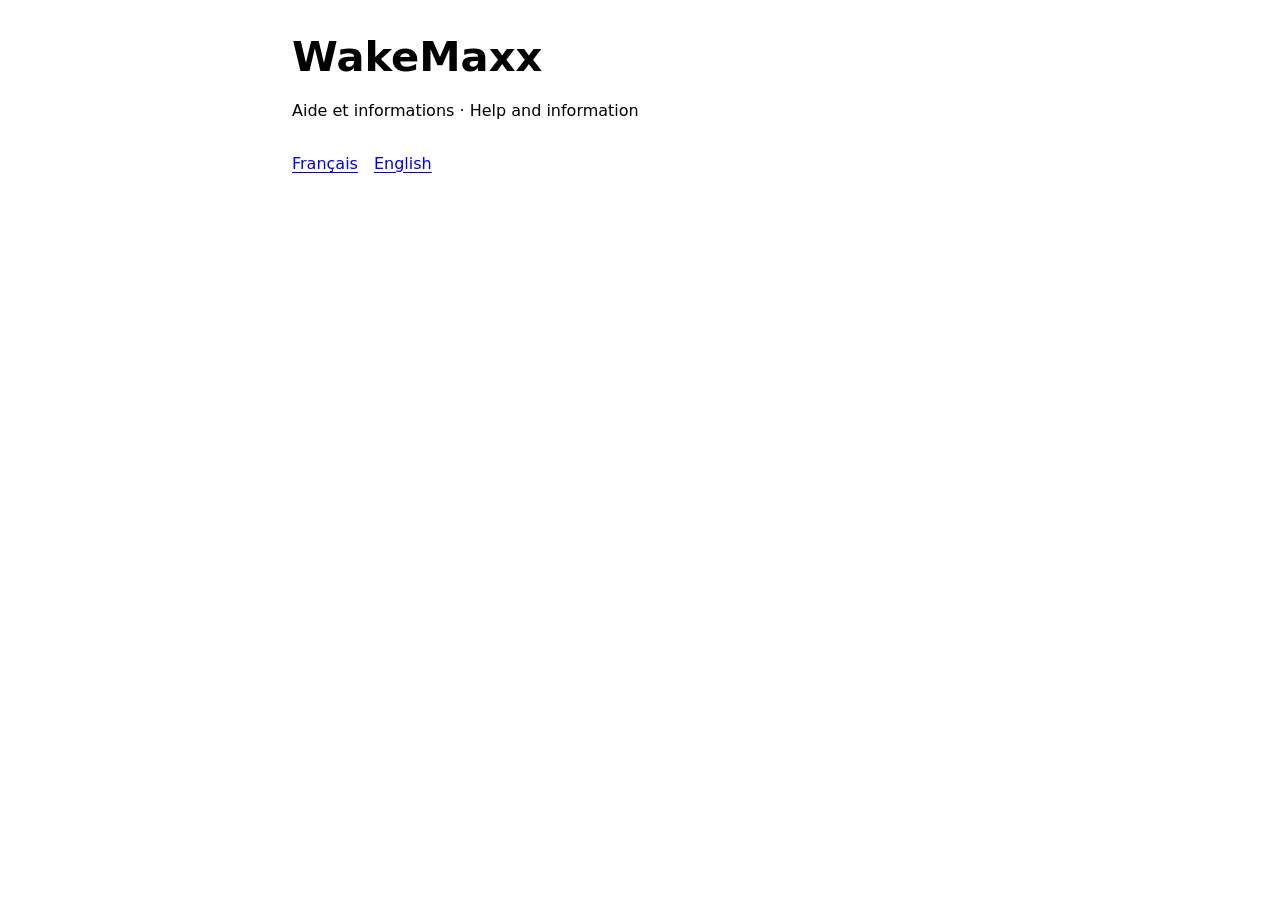
<file: index.html>
<!doctype html>
<html lang="fr">
<head>
<meta charset="utf-8">
<meta name="viewport" content="width=device-width, initial-scale=1">
<meta name="color-scheme" content="light dark">
<meta name="referrer" content="no-referrer">
<meta http-equiv="Content-Security-Policy" content="default-src 'none'; style-src 'self'; base-uri 'none'; form-action 'none'">
<title>WakeMaxx · Français / English</title>
<link rel="stylesheet" href="styles.css">
<link rel="alternate" hreflang="fr" href="fr/index.html">
<link rel="alternate" hreflang="en" href="en/index.html">
</head>
<body>
<main id="content">
<h1>WakeMaxx</h1>
<p>Aide et informations · <span lang="en">Help and information</span></p>
<nav aria-label="Langue / Language"><a href="fr/index.html" lang="fr" hreflang="fr">Français</a> <a href="en/index.html" lang="en" hreflang="en">English</a></nav>
</main>
</body>
</html>
</file>
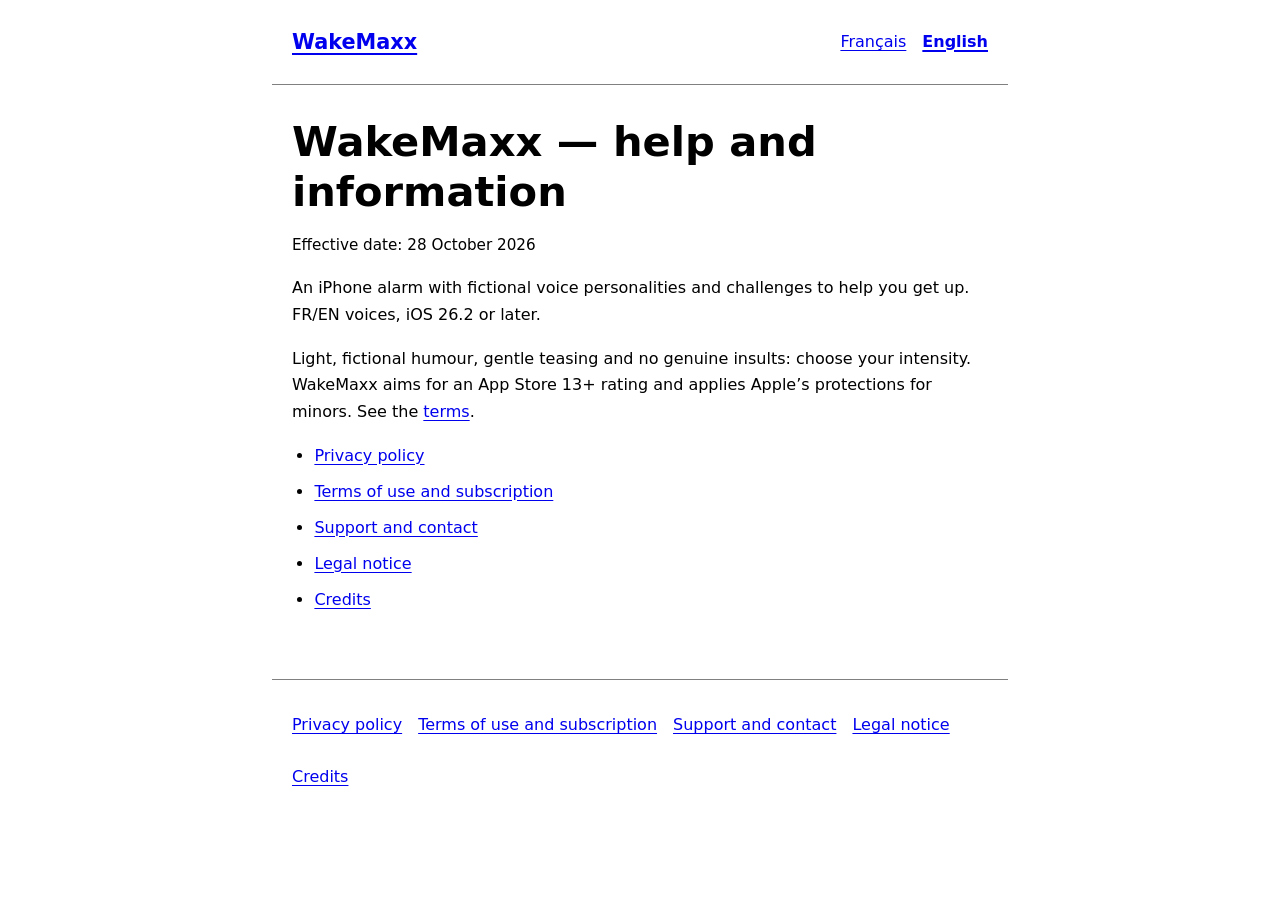
<file: en/index.html>
<!doctype html>
<html lang="en">
<head>
<meta charset="utf-8">
<meta name="viewport" content="width=device-width, initial-scale=1">
<meta name="color-scheme" content="light dark">
<meta name="referrer" content="no-referrer">
<meta http-equiv="Content-Security-Policy" content="default-src 'none'; style-src 'self'; base-uri 'none'; form-action 'none'">
<title>WakeMaxx — help and information · WakeMaxx</title>
<link rel="stylesheet" href="../styles.css">
<link rel="alternate" hreflang="fr" href="../fr/index.html">
</head>
<body>
<a class="skip" href="#content">Skip to content</a>
<header><a class="brand" href="index.html">WakeMaxx</a><nav aria-label="Language"><a href="../fr/index.html" lang="fr" hreflang="fr">Français</a> <a href="../en/index.html" lang="en" hreflang="en" aria-current="true">English</a></nav></header>
<main id="content">
<h1>WakeMaxx — help and information</h1>
<p class="effective">Effective date: 28 October 2026</p>
<p>An iPhone alarm with fictional voice personalities and challenges to help you get up. FR/EN voices, iOS 26.2 or later.</p>
<p>Light, fictional humour, gentle teasing and no genuine insults: choose your intensity. WakeMaxx aims for an App Store 13+ rating and applies Apple’s protections for minors. See the <a href="terms.html">terms</a>.</p>
<ul><li><a href="privacy.html">Privacy policy</a></li><li><a href="terms.html">Terms of use and subscription</a></li><li><a href="support.html">Support and contact</a></li><li><a href="legal.html">Legal notice</a></li><li><a href="credits.html">Credits</a></li></ul>
</main>
<footer><nav aria-label="Information">
<a href="privacy.html">Privacy policy</a>
<a href="terms.html">Terms of use and subscription</a>
<a href="support.html">Support and contact</a>
<a href="legal.html">Legal notice</a>
<a href="credits.html">Credits</a>
</nav></footer>
</body>
</html>
</file>
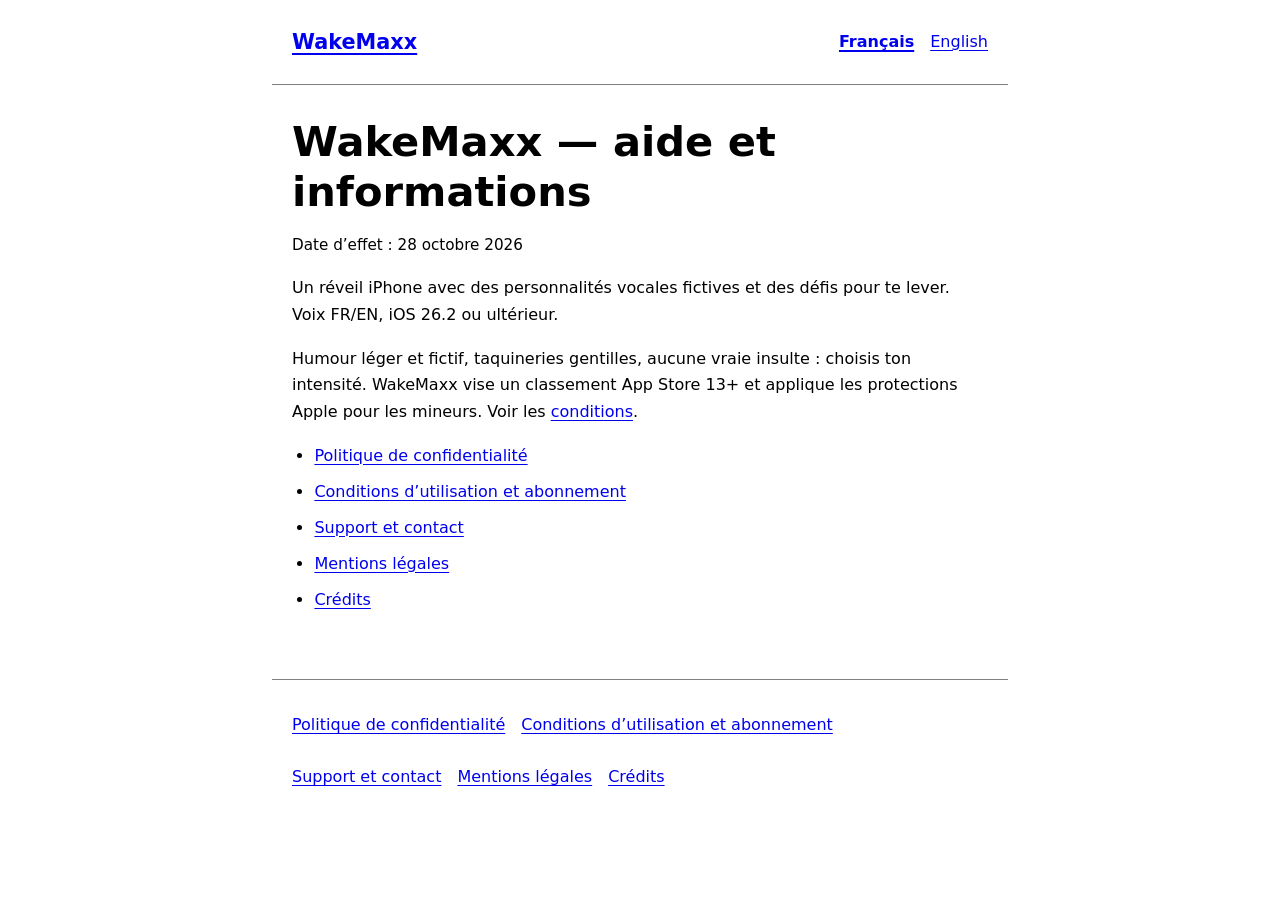
<file: fr/index.html>
<!doctype html>
<html lang="fr">
<head>
<meta charset="utf-8">
<meta name="viewport" content="width=device-width, initial-scale=1">
<meta name="color-scheme" content="light dark">
<meta name="referrer" content="no-referrer">
<meta http-equiv="Content-Security-Policy" content="default-src 'none'; style-src 'self'; base-uri 'none'; form-action 'none'">
<title>WakeMaxx — aide et informations · WakeMaxx</title>
<link rel="stylesheet" href="../styles.css">
<link rel="alternate" hreflang="en" href="../en/index.html">
</head>
<body>
<a class="skip" href="#content">Aller au contenu</a>
<header><a class="brand" href="index.html">WakeMaxx</a><nav aria-label="Langue"><a href="../fr/index.html" lang="fr" hreflang="fr" aria-current="true">Français</a> <a href="../en/index.html" lang="en" hreflang="en">English</a></nav></header>
<main id="content">
<h1>WakeMaxx — aide et informations</h1>
<p class="effective">Date d’effet : 28 octobre 2026</p>
<p>Un réveil iPhone avec des personnalités vocales fictives et des défis pour te lever. Voix FR/EN, iOS 26.2 ou ultérieur.</p>
<p>Humour léger et fictif, taquineries gentilles, aucune vraie insulte : choisis ton intensité. WakeMaxx vise un classement App Store 13+ et applique les protections Apple pour les mineurs. Voir les <a href="terms.html">conditions</a>.</p>
<ul><li><a href="privacy.html">Politique de confidentialité</a></li><li><a href="terms.html">Conditions d’utilisation et abonnement</a></li><li><a href="support.html">Support et contact</a></li><li><a href="legal.html">Mentions légales</a></li><li><a href="credits.html">Crédits</a></li></ul>
</main>
<footer><nav aria-label="Informations">
<a href="privacy.html">Politique de confidentialité</a>
<a href="terms.html">Conditions d’utilisation et abonnement</a>
<a href="support.html">Support et contact</a>
<a href="legal.html">Mentions légales</a>
<a href="credits.html">Crédits</a>
</nav></footer>
</body>
</html>
</file>
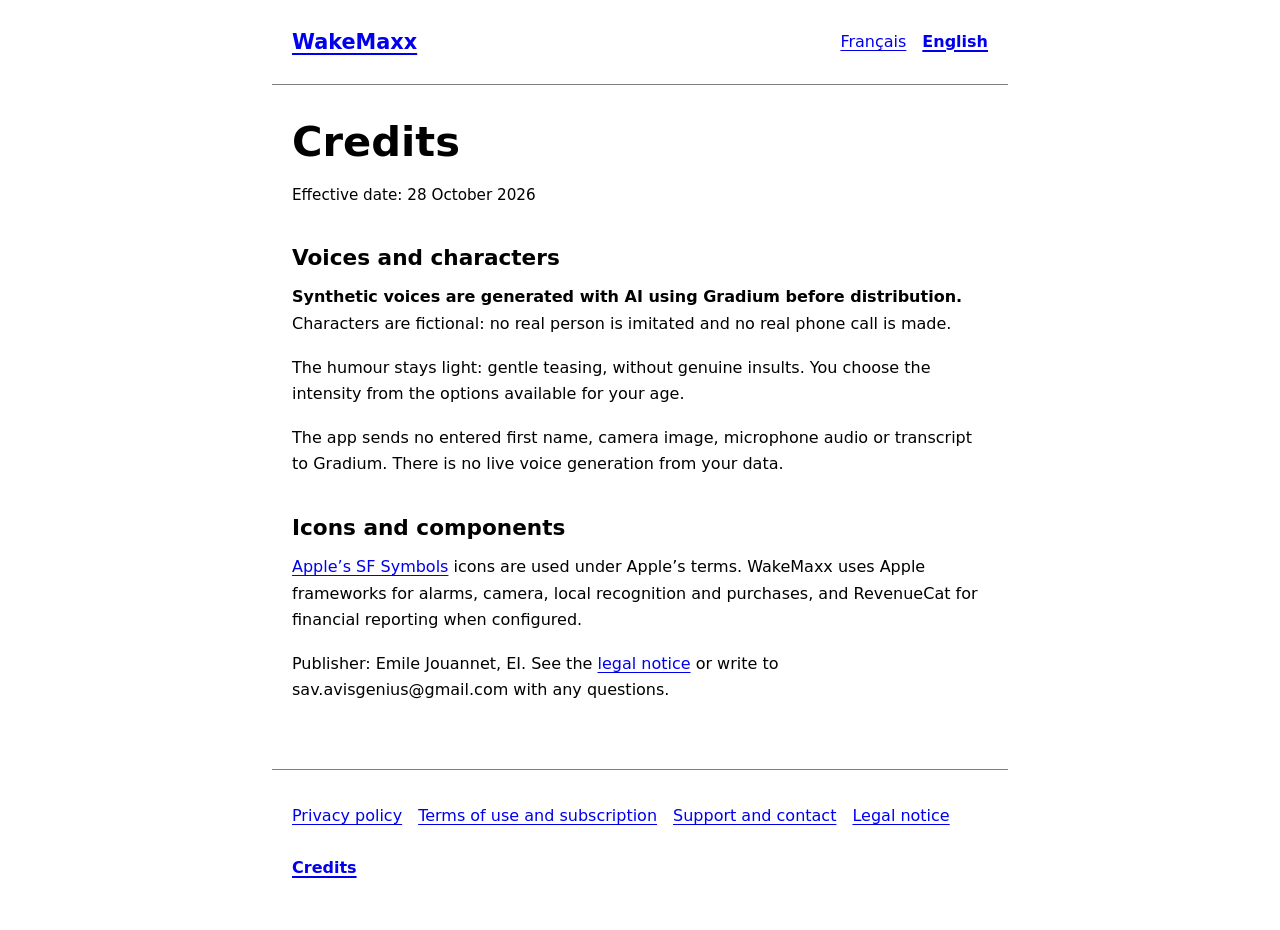
<file: en/credits.html>
<!doctype html>
<html lang="en">
<head>
<meta charset="utf-8">
<meta name="viewport" content="width=device-width, initial-scale=1">
<meta name="color-scheme" content="light dark">
<meta name="referrer" content="no-referrer">
<meta http-equiv="Content-Security-Policy" content="default-src 'none'; style-src 'self'; base-uri 'none'; form-action 'none'">
<title>Credits · WakeMaxx</title>
<link rel="stylesheet" href="../styles.css">
<link rel="alternate" hreflang="fr" href="../fr/credits.html">
</head>
<body>
<a class="skip" href="#content">Skip to content</a>
<header><a class="brand" href="index.html">WakeMaxx</a><nav aria-label="Language"><a href="../fr/credits.html" lang="fr" hreflang="fr">Français</a> <a href="../en/credits.html" lang="en" hreflang="en" aria-current="true">English</a></nav></header>
<main id="content">
<h1>Credits</h1>
<p class="effective">Effective date: 28 October 2026</p>
<h2>Voices and characters</h2>
<p><strong>Synthetic voices are generated with AI using Gradium before distribution.</strong> Characters are fictional: no real person is imitated and no real phone call is made.</p>
<p>The humour stays light: gentle teasing, without genuine insults. You choose the intensity from the options available for your age.</p>
<p>The app sends no entered first name, camera image, microphone audio or transcript to Gradium. There is no live voice generation from your data.</p>
<h2>Icons and components</h2>
<p><a href="https://developer.apple.com/sf-symbols/">Apple’s SF Symbols</a> icons are used under Apple’s terms. WakeMaxx uses Apple frameworks for alarms, camera, local recognition and purchases, and RevenueCat for financial reporting when configured.</p>
<p>Publisher: Emile Jouannet, EI. See the <a href="legal.html">legal notice</a> or write to sav.avisgenius@gmail.com with any questions.</p>
</main>
<footer><nav aria-label="Information">
<a href="privacy.html">Privacy policy</a>
<a href="terms.html">Terms of use and subscription</a>
<a href="support.html">Support and contact</a>
<a href="legal.html">Legal notice</a>
<a href="credits.html" aria-current="page">Credits</a>
</nav></footer>
</body>
</html>
</file>
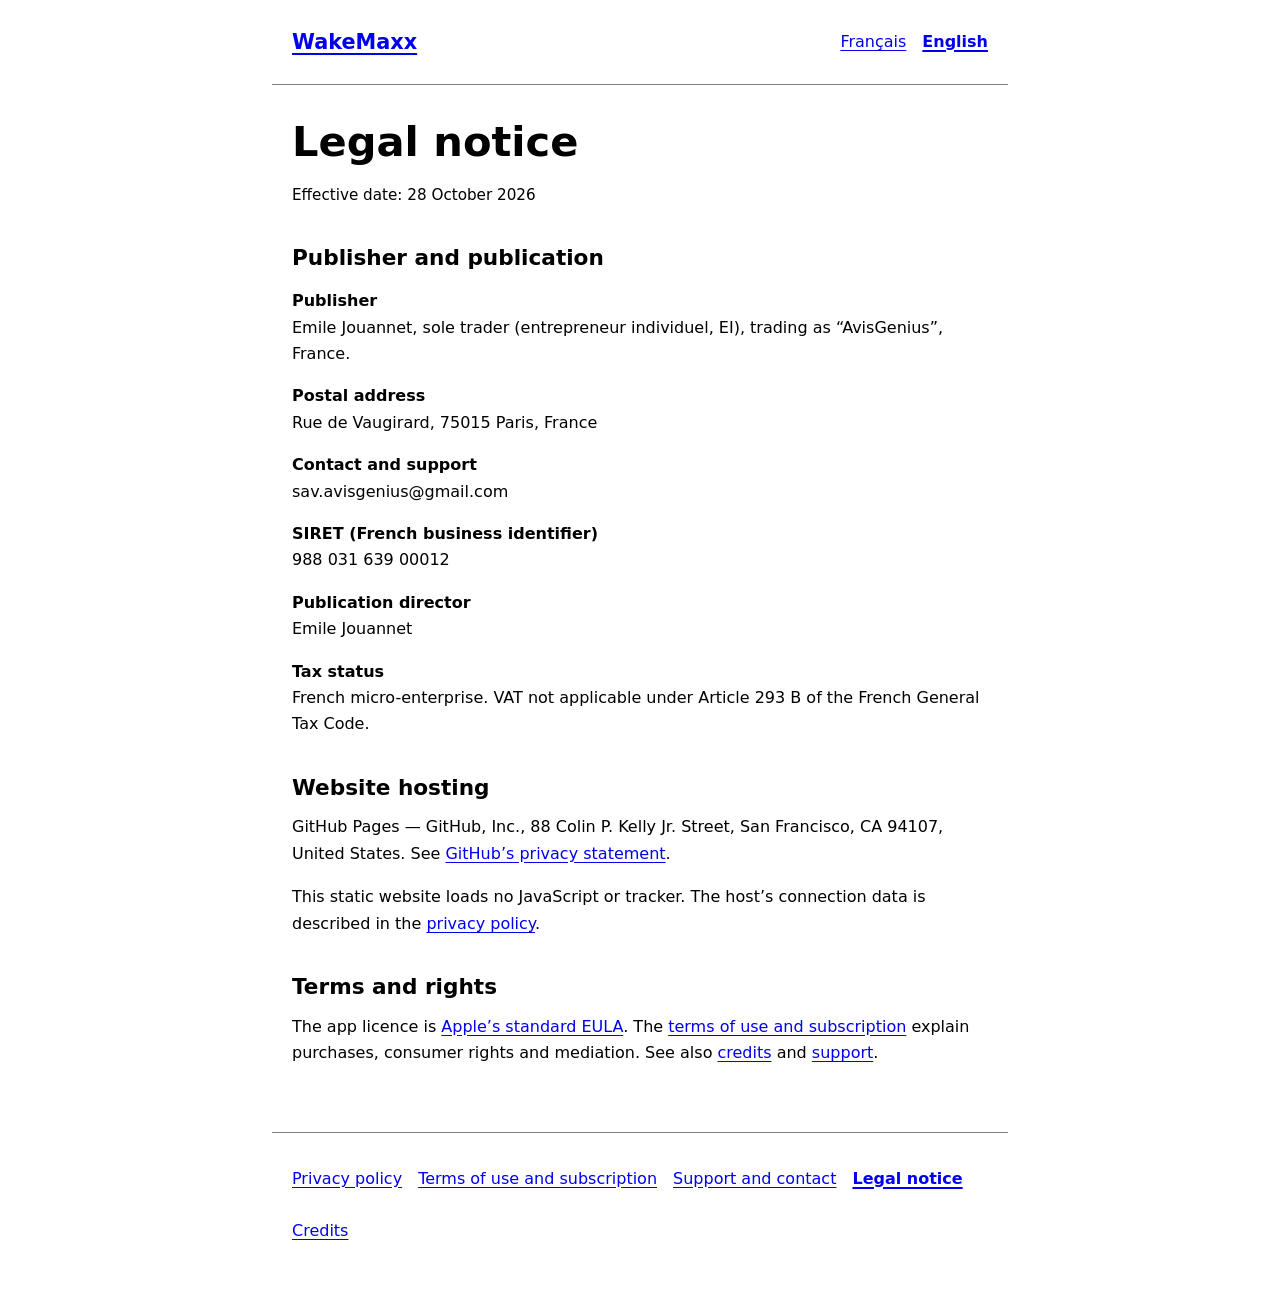
<file: en/legal.html>
<!doctype html>
<html lang="en">
<head>
<meta charset="utf-8">
<meta name="viewport" content="width=device-width, initial-scale=1">
<meta name="color-scheme" content="light dark">
<meta name="referrer" content="no-referrer">
<meta http-equiv="Content-Security-Policy" content="default-src 'none'; style-src 'self'; base-uri 'none'; form-action 'none'">
<title>Legal notice · WakeMaxx</title>
<link rel="stylesheet" href="../styles.css">
<link rel="alternate" hreflang="fr" href="../fr/legal.html">
</head>
<body>
<a class="skip" href="#content">Skip to content</a>
<header><a class="brand" href="index.html">WakeMaxx</a><nav aria-label="Language"><a href="../fr/legal.html" lang="fr" hreflang="fr">Français</a> <a href="../en/legal.html" lang="en" hreflang="en" aria-current="true">English</a></nav></header>
<main id="content">
<h1>Legal notice</h1>
<p class="effective">Effective date: 28 October 2026</p>
<h2>Publisher and publication</h2>
<dl>
<dt>Publisher</dt><dd>Emile Jouannet, sole trader (entrepreneur individuel, EI), trading as “AvisGenius”, France.</dd>
<dt>Postal address</dt><dd>Rue de Vaugirard, 75015 Paris, France</dd>
<dt>Contact and support</dt><dd>sav.avisgenius@gmail.com</dd>
<dt>SIRET (French business identifier)</dt><dd>988 031 639 00012</dd>
<dt>Publication director</dt><dd>Emile Jouannet</dd>
<dt>Tax status</dt><dd>French micro-enterprise. VAT not applicable under Article 293 B of the French General Tax Code.</dd>
</dl>
<h2>Website hosting</h2>
<p>GitHub Pages — GitHub, Inc., 88 Colin P. Kelly Jr. Street, San Francisco, CA 94107, United States. See <a href="https://docs.github.com/en/site-policy/privacy-policies/github-general-privacy-statement">GitHub’s privacy statement</a>.</p>
<p>This static website loads no JavaScript or tracker. The host’s connection data is described in the <a href="privacy.html">privacy policy</a>.</p>
<h2>Terms and rights</h2>
<p>The app licence is <a href="https://www.apple.com/legal/internet-services/itunes/dev/stdeula/">Apple’s standard EULA</a>. The <a href="terms.html">terms of use and subscription</a> explain purchases, consumer rights and mediation. See also <a href="credits.html">credits</a> and <a href="support.html">support</a>.</p>
</main>
<footer><nav aria-label="Information">
<a href="privacy.html">Privacy policy</a>
<a href="terms.html">Terms of use and subscription</a>
<a href="support.html">Support and contact</a>
<a href="legal.html" aria-current="page">Legal notice</a>
<a href="credits.html">Credits</a>
</nav></footer>
</body>
</html>
</file>
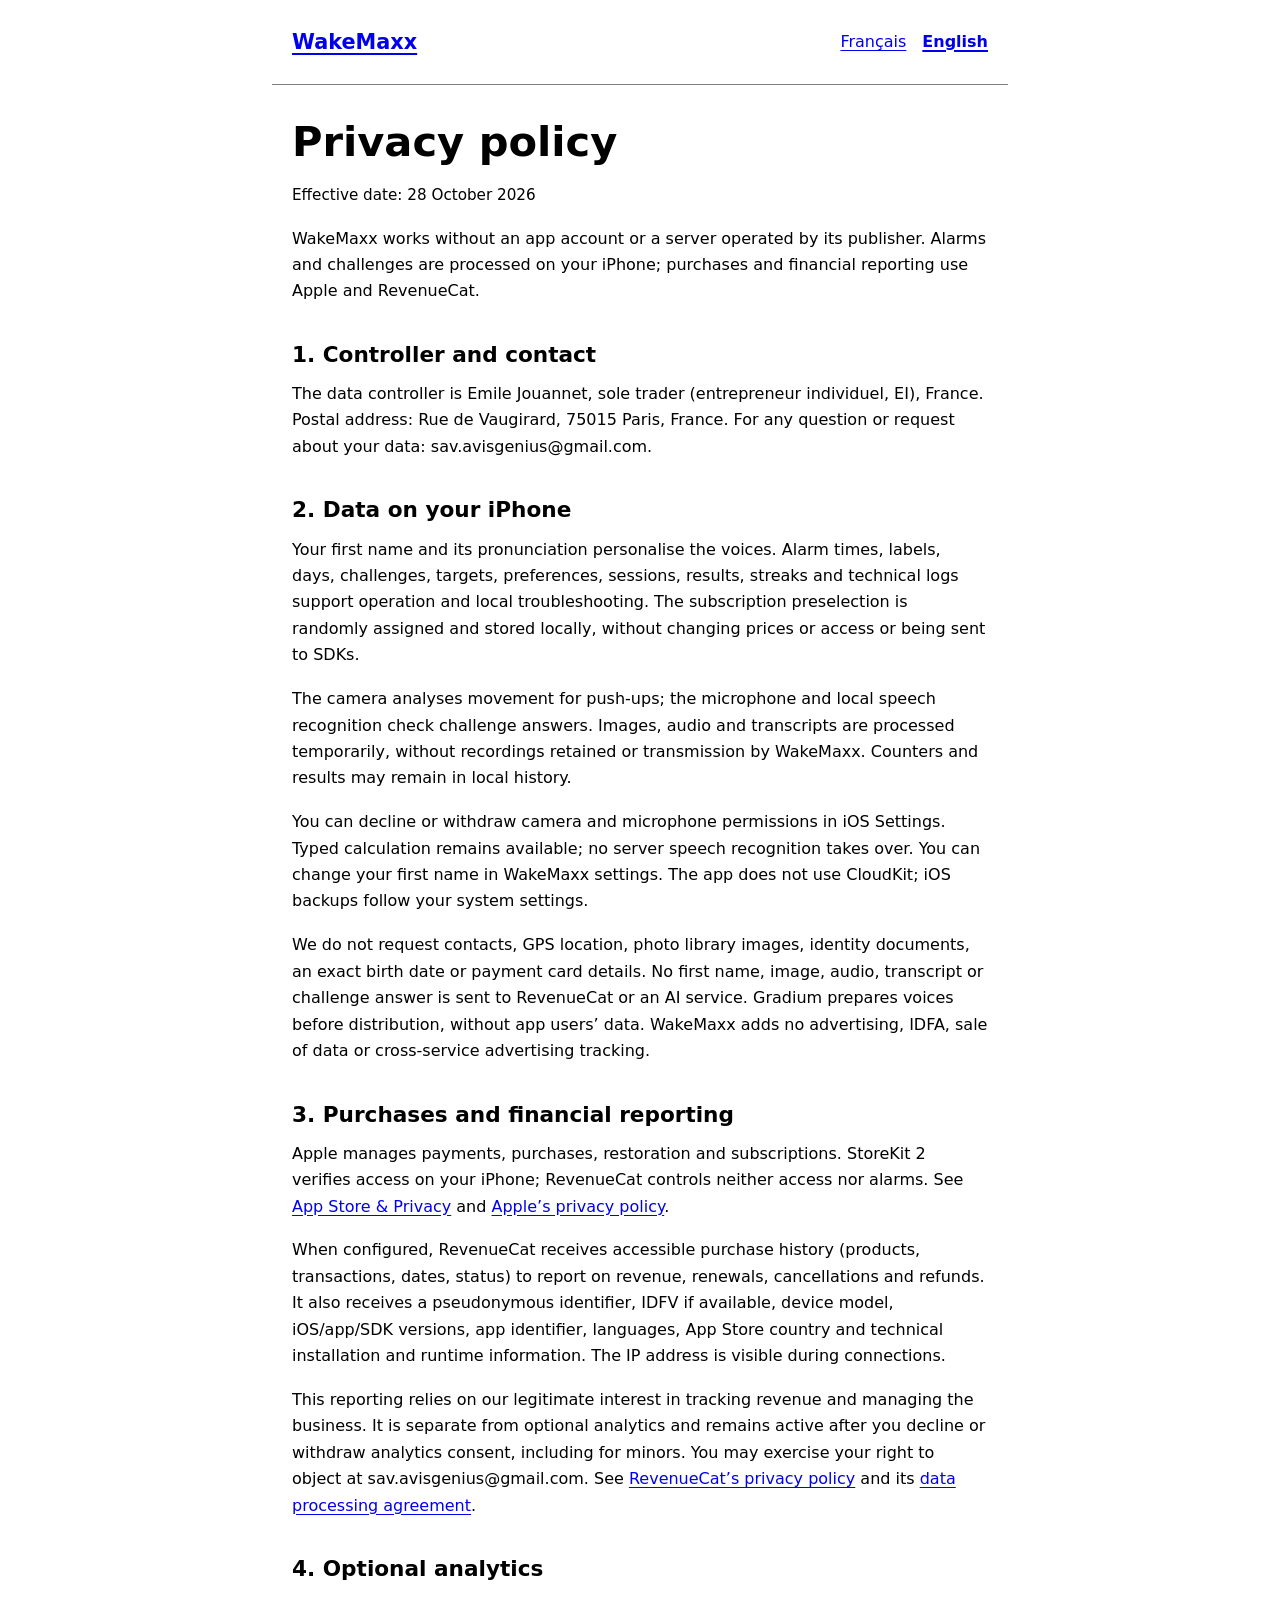
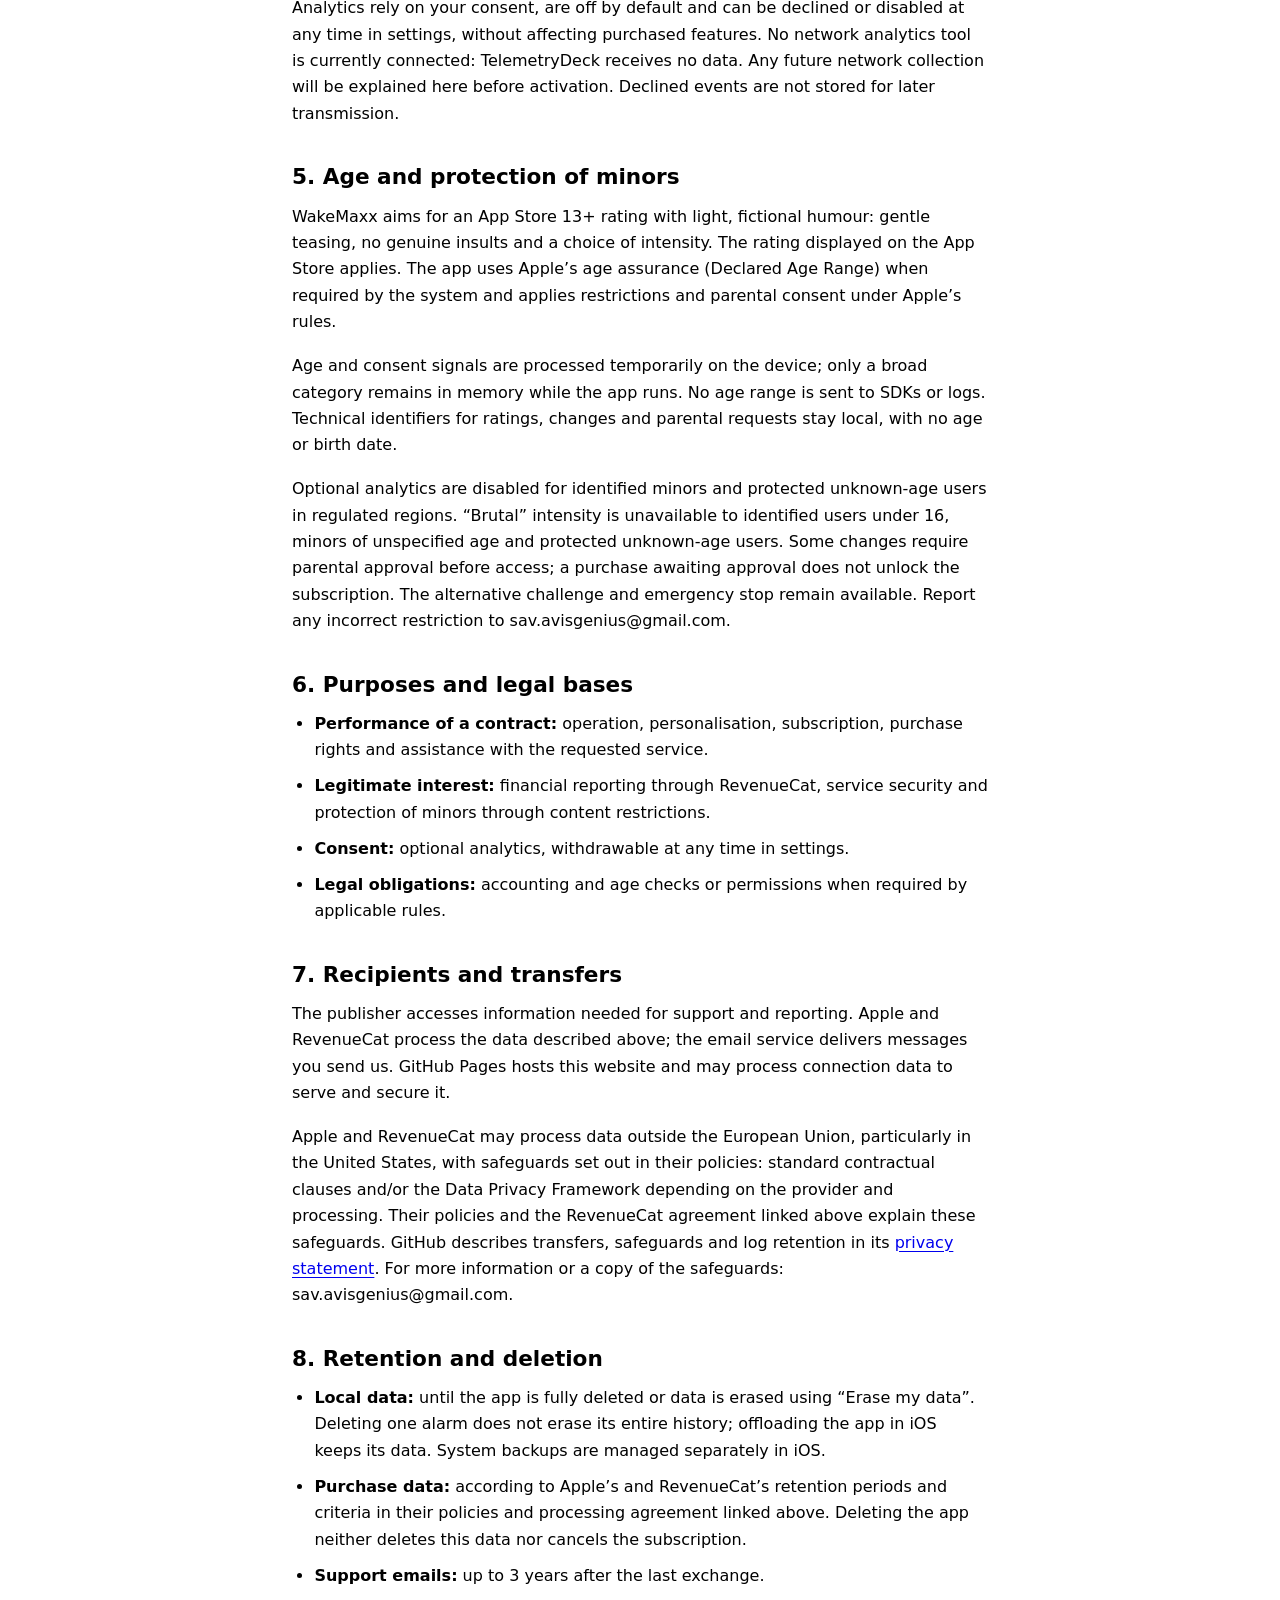
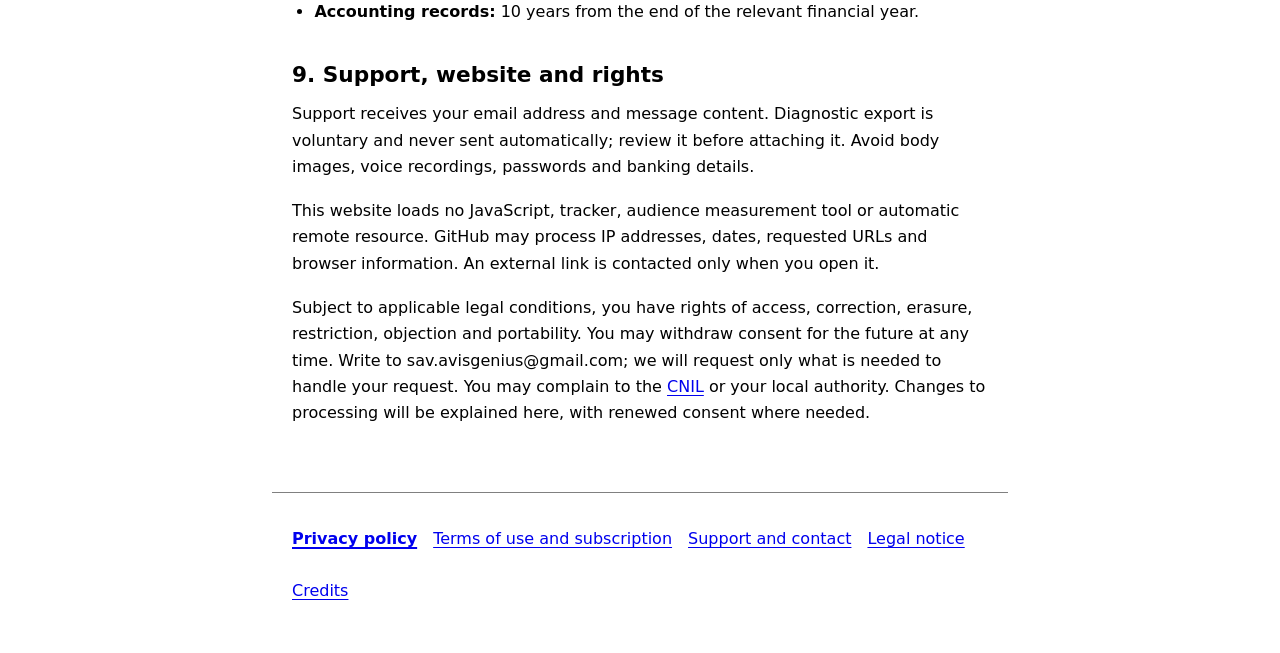
<file: en/privacy.html>
<!doctype html>
<html lang="en">
<head>
<meta charset="utf-8">
<meta name="viewport" content="width=device-width, initial-scale=1">
<meta name="color-scheme" content="light dark">
<meta name="referrer" content="no-referrer">
<meta http-equiv="Content-Security-Policy" content="default-src 'none'; style-src 'self'; base-uri 'none'; form-action 'none'">
<title>Privacy policy · WakeMaxx</title>
<link rel="stylesheet" href="../styles.css">
<link rel="alternate" hreflang="fr" href="../fr/privacy.html">
</head>
<body>
<a class="skip" href="#content">Skip to content</a>
<header><a class="brand" href="index.html">WakeMaxx</a><nav aria-label="Language"><a href="../fr/privacy.html" lang="fr" hreflang="fr">Français</a> <a href="../en/privacy.html" lang="en" hreflang="en" aria-current="true">English</a></nav></header>
<main id="content">
<h1>Privacy policy</h1>
<p class="effective">Effective date: 28 October 2026</p>
<p>WakeMaxx works without an app account or a server operated by its publisher. Alarms and challenges are processed on your iPhone; purchases and financial reporting use Apple and RevenueCat.</p>
<h2>1. Controller and contact</h2>
<p>The data controller is Emile Jouannet, sole trader (entrepreneur individuel, EI), France. Postal address: Rue de Vaugirard, 75015 Paris, France. For any question or request about your data: sav.avisgenius@gmail.com.</p>
<h2>2. Data on your iPhone</h2>
<p>Your first name and its pronunciation personalise the voices. Alarm times, labels, days, challenges, targets, preferences, sessions, results, streaks and technical logs support operation and local troubleshooting. The subscription preselection is randomly assigned and stored locally, without changing prices or access or being sent to SDKs.</p>
<p>The camera analyses movement for push-ups; the microphone and local speech recognition check challenge answers. Images, audio and transcripts are processed temporarily, without recordings retained or transmission by WakeMaxx. Counters and results may remain in local history.</p>
<p>You can decline or withdraw camera and microphone permissions in iOS Settings. Typed calculation remains available; no server speech recognition takes over. You can change your first name in WakeMaxx settings. The app does not use CloudKit; iOS backups follow your system settings.</p>
<p>We do not request contacts, GPS location, photo library images, identity documents, an exact birth date or payment card details. No first name, image, audio, transcript or challenge answer is sent to RevenueCat or an AI service. Gradium prepares voices before distribution, without app users’ data. WakeMaxx adds no advertising, IDFA, sale of data or cross-service advertising tracking.</p>
<h2>3. Purchases and financial reporting</h2>
<p>Apple manages payments, purchases, restoration and subscriptions. StoreKit 2 verifies access on your iPhone; RevenueCat controls neither access nor alarms. See <a href="https://www.apple.com/legal/privacy/data/en/app-store/">App Store &amp; Privacy</a> and <a href="https://www.apple.com/legal/privacy/en-ww/">Apple’s privacy policy</a>.</p>
<p>When configured, RevenueCat receives accessible purchase history (products, transactions, dates, status) to report on revenue, renewals, cancellations and refunds. It also receives a pseudonymous identifier, IDFV if available, device model, iOS/app/SDK versions, app identifier, languages, App Store country and technical installation and runtime information. The IP address is visible during connections.</p>
<p>This reporting relies on our legitimate interest in tracking revenue and managing the business. It is separate from optional analytics and remains active after you decline or withdraw analytics consent, including for minors. You may exercise your right to object at sav.avisgenius@gmail.com. See <a href="https://www.revenuecat.com/privacy">RevenueCat’s privacy policy</a> and its <a href="https://www.revenuecat.com/dpa">data processing agreement</a>.</p>
<h2>4. Optional analytics</h2>
<p>Analytics rely on your consent, are off by default and can be declined or disabled at any time in settings, without affecting purchased features. No network analytics tool is currently connected: TelemetryDeck receives no data. Any future network collection will be explained here before activation. Declined events are not stored for later transmission.</p>
<h2>5. Age and protection of minors</h2>
<p>WakeMaxx aims for an App Store 13+ rating with light, fictional humour: gentle teasing, no genuine insults and a choice of intensity. The rating displayed on the App Store applies. The app uses Apple’s age assurance (Declared Age Range) when required by the system and applies restrictions and parental consent under Apple’s rules.</p>
<p>Age and consent signals are processed temporarily on the device; only a broad category remains in memory while the app runs. No age range is sent to SDKs or logs. Technical identifiers for ratings, changes and parental requests stay local, with no age or birth date.</p>
<p>Optional analytics are disabled for identified minors and protected unknown-age users in regulated regions. “Brutal” intensity is unavailable to identified users under 16, minors of unspecified age and protected unknown-age users. Some changes require parental approval before access; a purchase awaiting approval does not unlock the subscription. The alternative challenge and emergency stop remain available. Report any incorrect restriction to sav.avisgenius@gmail.com.</p>
<h2>6. Purposes and legal bases</h2>
<ul>
<li><strong>Performance of a contract:</strong> operation, personalisation, subscription, purchase rights and assistance with the requested service.</li>
<li><strong>Legitimate interest:</strong> financial reporting through RevenueCat, service security and protection of minors through content restrictions.</li>
<li><strong>Consent:</strong> optional analytics, withdrawable at any time in settings.</li>
<li><strong>Legal obligations:</strong> accounting and age checks or permissions when required by applicable rules.</li>
</ul>
<h2>7. Recipients and transfers</h2>
<p>The publisher accesses information needed for support and reporting. Apple and RevenueCat process the data described above; the email service delivers messages you send us. GitHub Pages hosts this website and may process connection data to serve and secure it.</p>
<p>Apple and RevenueCat may process data outside the European Union, particularly in the United States, with safeguards set out in their policies: standard contractual clauses and/or the Data Privacy Framework depending on the provider and processing. Their policies and the RevenueCat agreement linked above explain these safeguards. GitHub describes transfers, safeguards and log retention in its <a href="https://docs.github.com/en/site-policy/privacy-policies/github-general-privacy-statement">privacy statement</a>. For more information or a copy of the safeguards: sav.avisgenius@gmail.com.</p>
<h2>8. Retention and deletion</h2>
<ul>
<li><strong>Local data:</strong> until the app is fully deleted or data is erased using “Erase my data”. Deleting one alarm does not erase its entire history; offloading the app in iOS keeps its data. System backups are managed separately in iOS.</li>
<li><strong>Purchase data:</strong> according to Apple’s and RevenueCat’s retention periods and criteria in their policies and processing agreement linked above. Deleting the app neither deletes this data nor cancels the subscription.</li>
<li><strong>Support emails:</strong> up to 3 years after the last exchange.</li>
<li><strong>Accounting records:</strong> 10 years from the end of the relevant financial year.</li>
</ul>
<h2>9. Support, website and rights</h2>
<p>Support receives your email address and message content. Diagnostic export is voluntary and never sent automatically; review it before attaching it. Avoid body images, voice recordings, passwords and banking details.</p>
<p>This website loads no JavaScript, tracker, audience measurement tool or automatic remote resource. GitHub may process IP addresses, dates, requested URLs and browser information. An external link is contacted only when you open it.</p>
<p>Subject to applicable legal conditions, you have rights of access, correction, erasure, restriction, objection and portability. You may withdraw consent for the future at any time. Write to sav.avisgenius@gmail.com; we will request only what is needed to handle your request. You may complain to the <a href="https://www.cnil.fr/fr/adresser-une-plainte">CNIL</a> or your local authority. Changes to processing will be explained here, with renewed consent where needed.</p>
</main>
<footer><nav aria-label="Information">
<a href="privacy.html" aria-current="page">Privacy policy</a>
<a href="terms.html">Terms of use and subscription</a>
<a href="support.html">Support and contact</a>
<a href="legal.html">Legal notice</a>
<a href="credits.html">Credits</a>
</nav></footer>
</body>
</html>
</file>
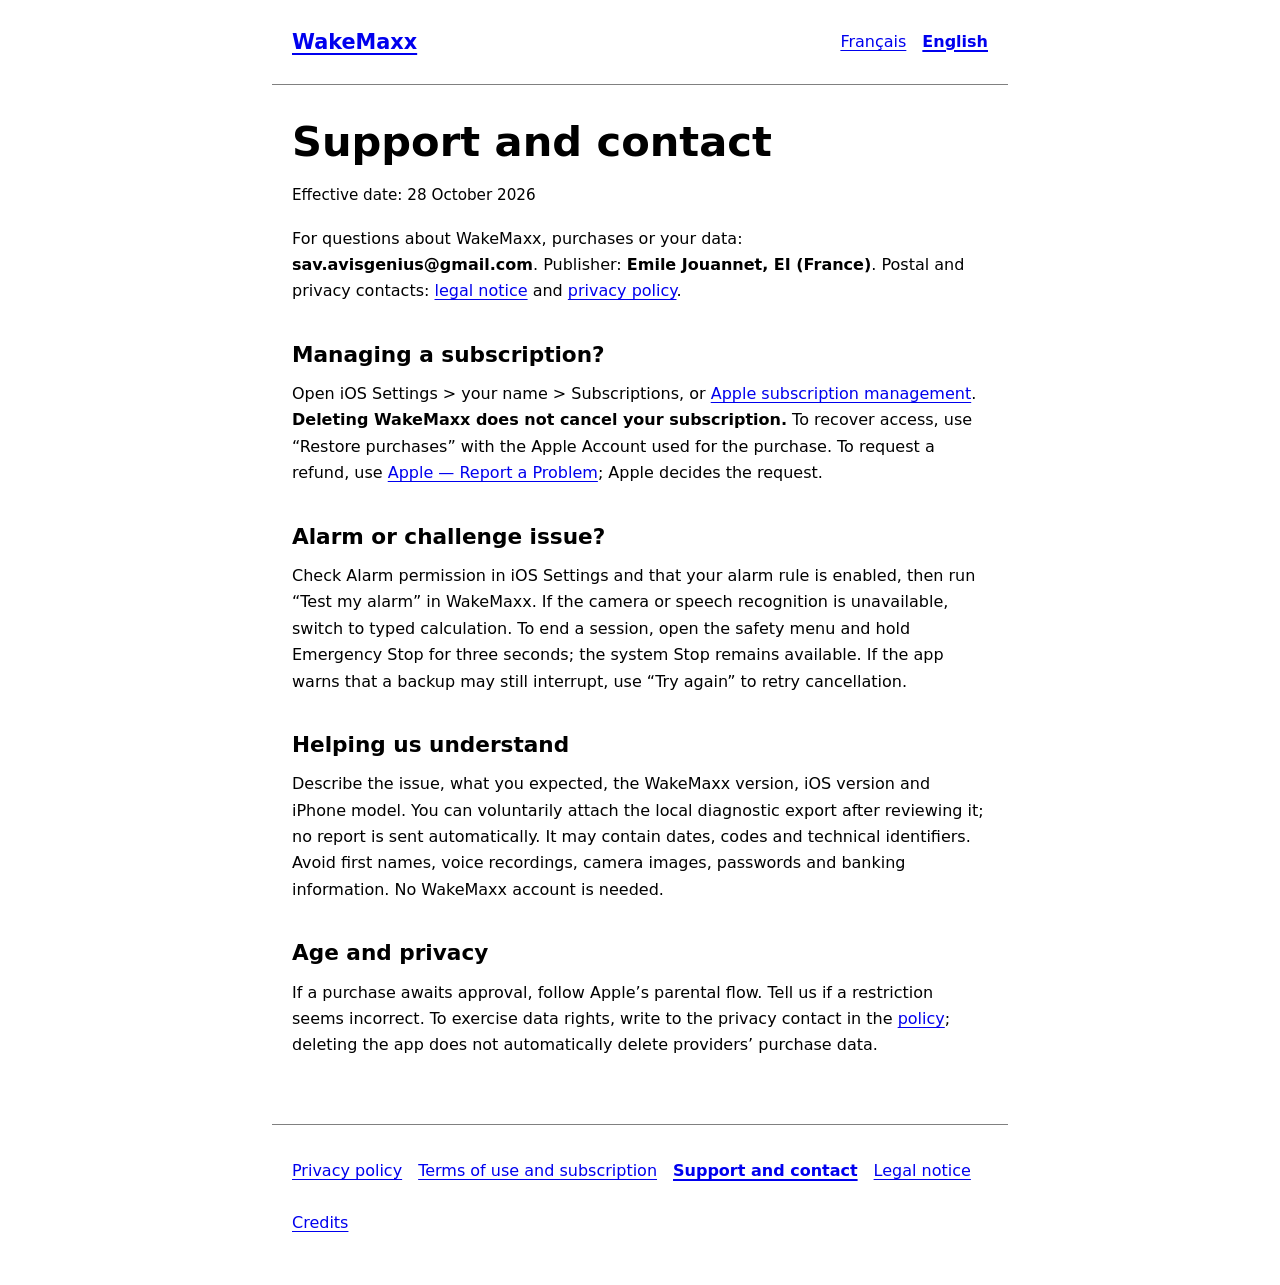
<file: en/support.html>
<!doctype html>
<html lang="en">
<head>
<meta charset="utf-8">
<meta name="viewport" content="width=device-width, initial-scale=1">
<meta name="color-scheme" content="light dark">
<meta name="referrer" content="no-referrer">
<meta http-equiv="Content-Security-Policy" content="default-src 'none'; style-src 'self'; base-uri 'none'; form-action 'none'">
<title>Support and contact · WakeMaxx</title>
<link rel="stylesheet" href="../styles.css">
<link rel="alternate" hreflang="fr" href="../fr/support.html">
</head>
<body>
<a class="skip" href="#content">Skip to content</a>
<header><a class="brand" href="index.html">WakeMaxx</a><nav aria-label="Language"><a href="../fr/support.html" lang="fr" hreflang="fr">Français</a> <a href="../en/support.html" lang="en" hreflang="en" aria-current="true">English</a></nav></header>
<main id="content">
<h1>Support and contact</h1>
<p class="effective">Effective date: 28 October 2026</p>
<p>For questions about WakeMaxx, purchases or your data: <strong>sav.avisgenius@gmail.com</strong>. Publisher: <strong>Emile Jouannet, EI (France)</strong>. Postal and privacy contacts: <a href="legal.html">legal notice</a> and <a href="privacy.html">privacy policy</a>.</p>
<h2>Managing a subscription?</h2>
<p>Open iOS Settings &gt; your name &gt; Subscriptions, or <a href="https://apps.apple.com/account/subscriptions">Apple subscription management</a>. <strong>Deleting WakeMaxx does not cancel your subscription.</strong> To recover access, use “Restore purchases” with the Apple Account used for the purchase. To request a refund, use <a href="https://reportaproblem.apple.com/">Apple — Report a Problem</a>; Apple decides the request.</p>
<h2>Alarm or challenge issue?</h2>
<p>Check Alarm permission in iOS Settings and that your alarm rule is enabled, then run “Test my alarm” in WakeMaxx. If the camera or speech recognition is unavailable, switch to typed calculation. To end a session, open the safety menu and hold Emergency Stop for three seconds; the system Stop remains available. If the app warns that a backup may still interrupt, use “Try again” to retry cancellation.</p>
<h2>Helping us understand</h2>
<p>Describe the issue, what you expected, the WakeMaxx version, iOS version and iPhone model. You can voluntarily attach the local diagnostic export after reviewing it; no report is sent automatically. It may contain dates, codes and technical identifiers. Avoid first names, voice recordings, camera images, passwords and banking information. No WakeMaxx account is needed.</p>
<h2>Age and privacy</h2>
<p>If a purchase awaits approval, follow Apple’s parental flow. Tell us if a restriction seems incorrect. To exercise data rights, write to the privacy contact in the <a href="privacy.html">policy</a>; deleting the app does not automatically delete providers’ purchase data.</p>
</main>
<footer><nav aria-label="Information">
<a href="privacy.html">Privacy policy</a>
<a href="terms.html">Terms of use and subscription</a>
<a href="support.html" aria-current="page">Support and contact</a>
<a href="legal.html">Legal notice</a>
<a href="credits.html">Credits</a>
</nav></footer>
</body>
</html>
</file>
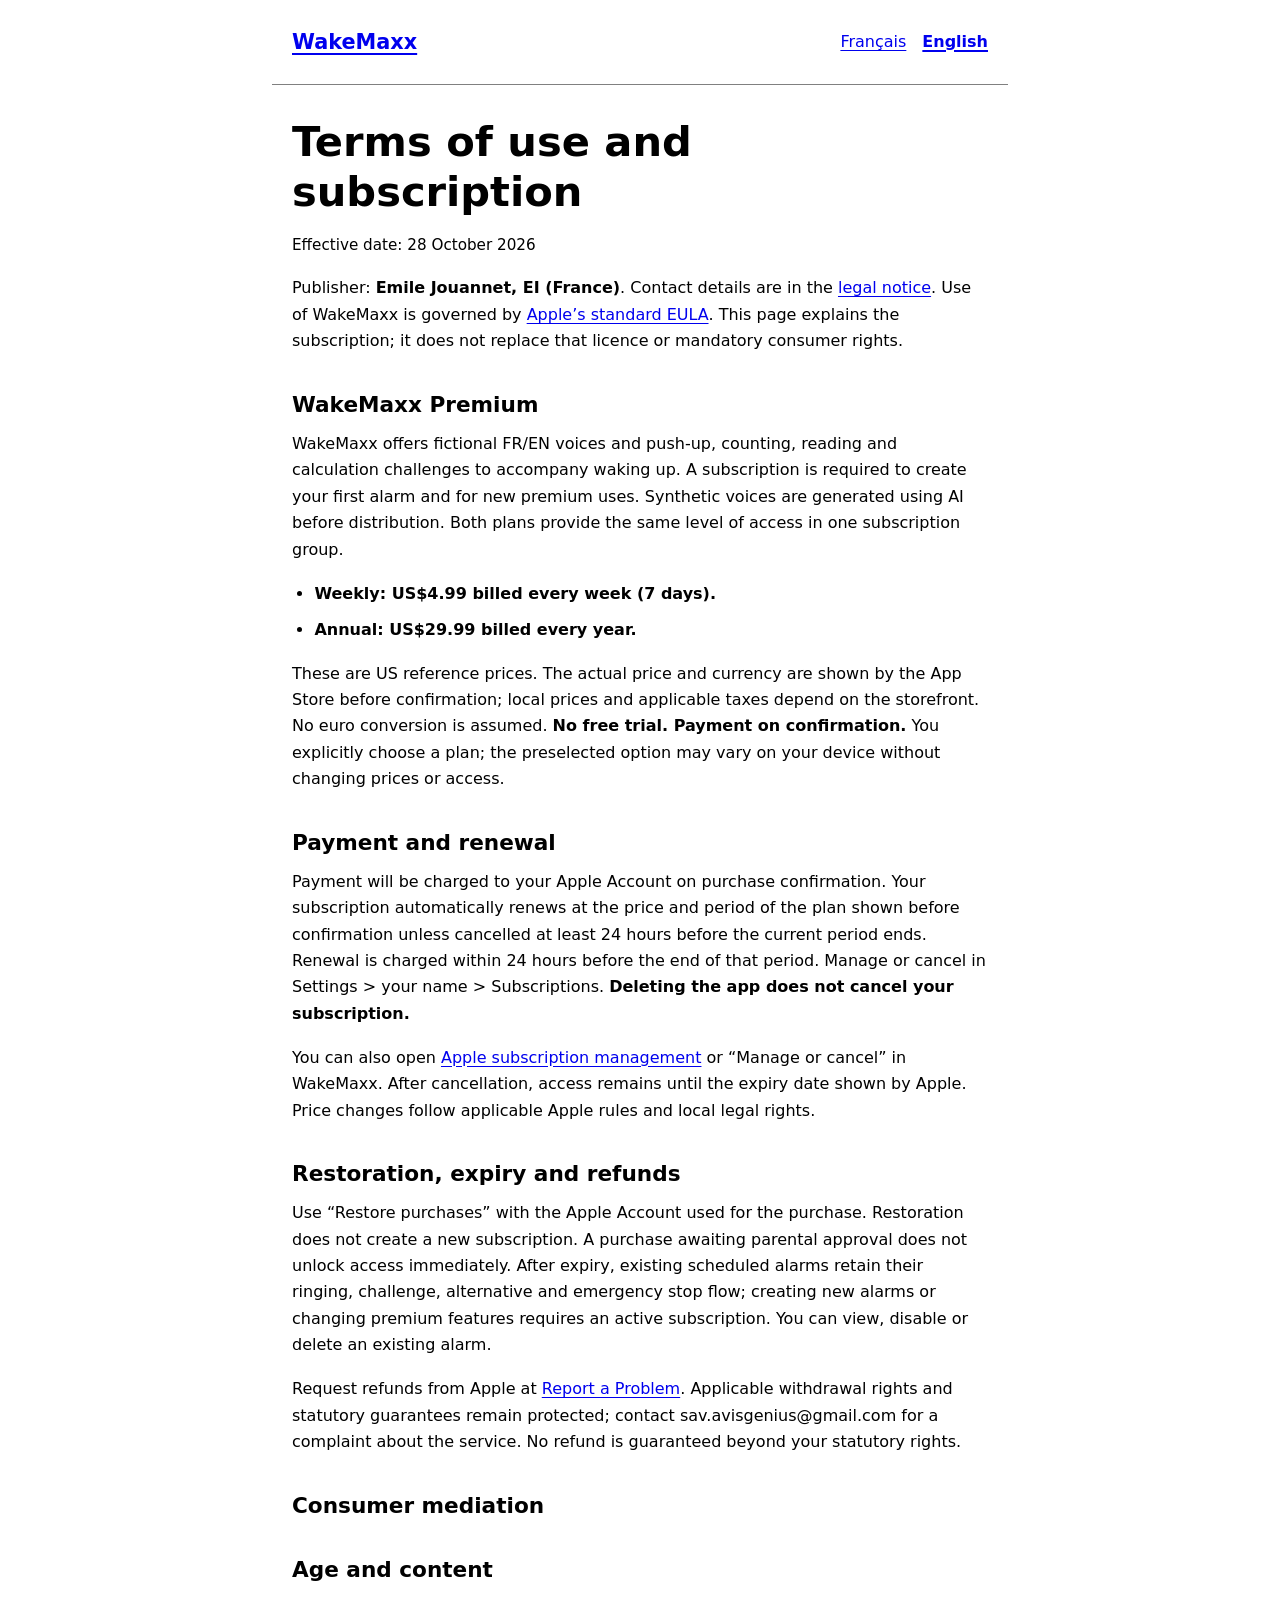
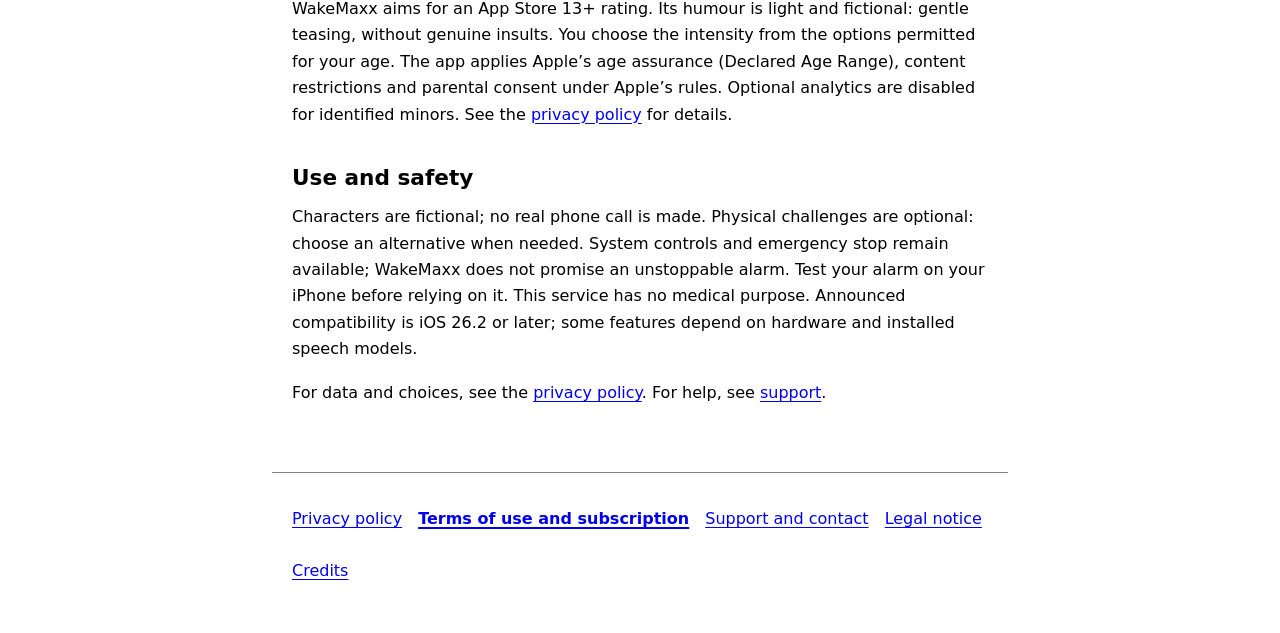
<file: en/terms.html>
<!doctype html>
<html lang="en">
<head>
<meta charset="utf-8">
<meta name="viewport" content="width=device-width, initial-scale=1">
<meta name="color-scheme" content="light dark">
<meta name="referrer" content="no-referrer">
<meta http-equiv="Content-Security-Policy" content="default-src 'none'; style-src 'self'; base-uri 'none'; form-action 'none'">
<title>Terms of use and subscription · WakeMaxx</title>
<link rel="stylesheet" href="../styles.css">
<link rel="alternate" hreflang="fr" href="../fr/terms.html">
</head>
<body>
<a class="skip" href="#content">Skip to content</a>
<header><a class="brand" href="index.html">WakeMaxx</a><nav aria-label="Language"><a href="../fr/terms.html" lang="fr" hreflang="fr">Français</a> <a href="../en/terms.html" lang="en" hreflang="en" aria-current="true">English</a></nav></header>
<main id="content">
<h1>Terms of use and subscription</h1>
<p class="effective">Effective date: 28 October 2026</p>
<p>Publisher: <strong>Emile Jouannet, EI (France)</strong>. Contact details are in the <a href="legal.html">legal notice</a>. Use of WakeMaxx is governed by <a href="https://www.apple.com/legal/internet-services/itunes/dev/stdeula/">Apple’s standard EULA</a>. This page explains the subscription; it does not replace that licence or mandatory consumer rights.</p>
<h2>WakeMaxx Premium</h2>
<p>WakeMaxx offers fictional FR/EN voices and push-up, counting, reading and calculation challenges to accompany waking up. A subscription is required to create your first alarm and for new premium uses. Synthetic voices are generated using AI before distribution. Both plans provide the same level of access in one subscription group.</p>
<ul><li><strong>Weekly: US$4.99 billed every week (7 days).</strong></li><li><strong>Annual: US$29.99 billed every year.</strong></li></ul>
<p>These are US reference prices. The actual price and currency are shown by the App Store before confirmation; local prices and applicable taxes depend on the storefront. No euro conversion is assumed. <strong>No free trial. Payment on confirmation.</strong> You explicitly choose a plan; the preselected option may vary on your device without changing prices or access.</p>
<h2>Payment and renewal</h2>
<p>Payment will be charged to your Apple Account on purchase confirmation. Your subscription automatically renews at the price and period of the plan shown before confirmation unless cancelled at least 24 hours before the current period ends. Renewal is charged within 24 hours before the end of that period. Manage or cancel in Settings &gt; your name &gt; Subscriptions. <strong>Deleting the app does not cancel your subscription.</strong></p>
<p>You can also open <a href="https://apps.apple.com/account/subscriptions">Apple subscription management</a> or “Manage or cancel” in WakeMaxx. After cancellation, access remains until the expiry date shown by Apple. Price changes follow applicable Apple rules and local legal rights.</p>
<h2>Restoration, expiry and refunds</h2>
<p>Use “Restore purchases” with the Apple Account used for the purchase. Restoration does not create a new subscription. A purchase awaiting parental approval does not unlock access immediately. After expiry, existing scheduled alarms retain their ringing, challenge, alternative and emergency stop flow; creating new alarms or changing premium features requires an active subscription. You can view, disable or delete an existing alarm.</p>
<p>Request refunds from Apple at <a href="https://reportaproblem.apple.com/">Report a Problem</a>. Applicable withdrawal rights and statutory guarantees remain protected; contact sav.avisgenius@gmail.com for a complaint about the service. No refund is guaranteed beyond your statutory rights.</p>
<h2>Consumer mediation</h2>
<h2>Age and content</h2>
<p>WakeMaxx aims for an App Store 13+ rating. Its humour is light and fictional: gentle teasing, without genuine insults. You choose the intensity from the options permitted for your age. The app applies Apple’s age assurance (Declared Age Range), content restrictions and parental consent under Apple’s rules. Optional analytics are disabled for identified minors. See the <a href="privacy.html">privacy policy</a> for details.</p>
<h2>Use and safety</h2>
<p>Characters are fictional; no real phone call is made. Physical challenges are optional: choose an alternative when needed. System controls and emergency stop remain available; WakeMaxx does not promise an unstoppable alarm. Test your alarm on your iPhone before relying on it. This service has no medical purpose. Announced compatibility is iOS 26.2 or later; some features depend on hardware and installed speech models.</p>
<p>For data and choices, see the <a href="privacy.html">privacy policy</a>. For help, see <a href="support.html">support</a>.</p>
</main>
<footer><nav aria-label="Information">
<a href="privacy.html">Privacy policy</a>
<a href="terms.html" aria-current="page">Terms of use and subscription</a>
<a href="support.html">Support and contact</a>
<a href="legal.html">Legal notice</a>
<a href="credits.html">Credits</a>
</nav></footer>
</body>
</html>
</file>
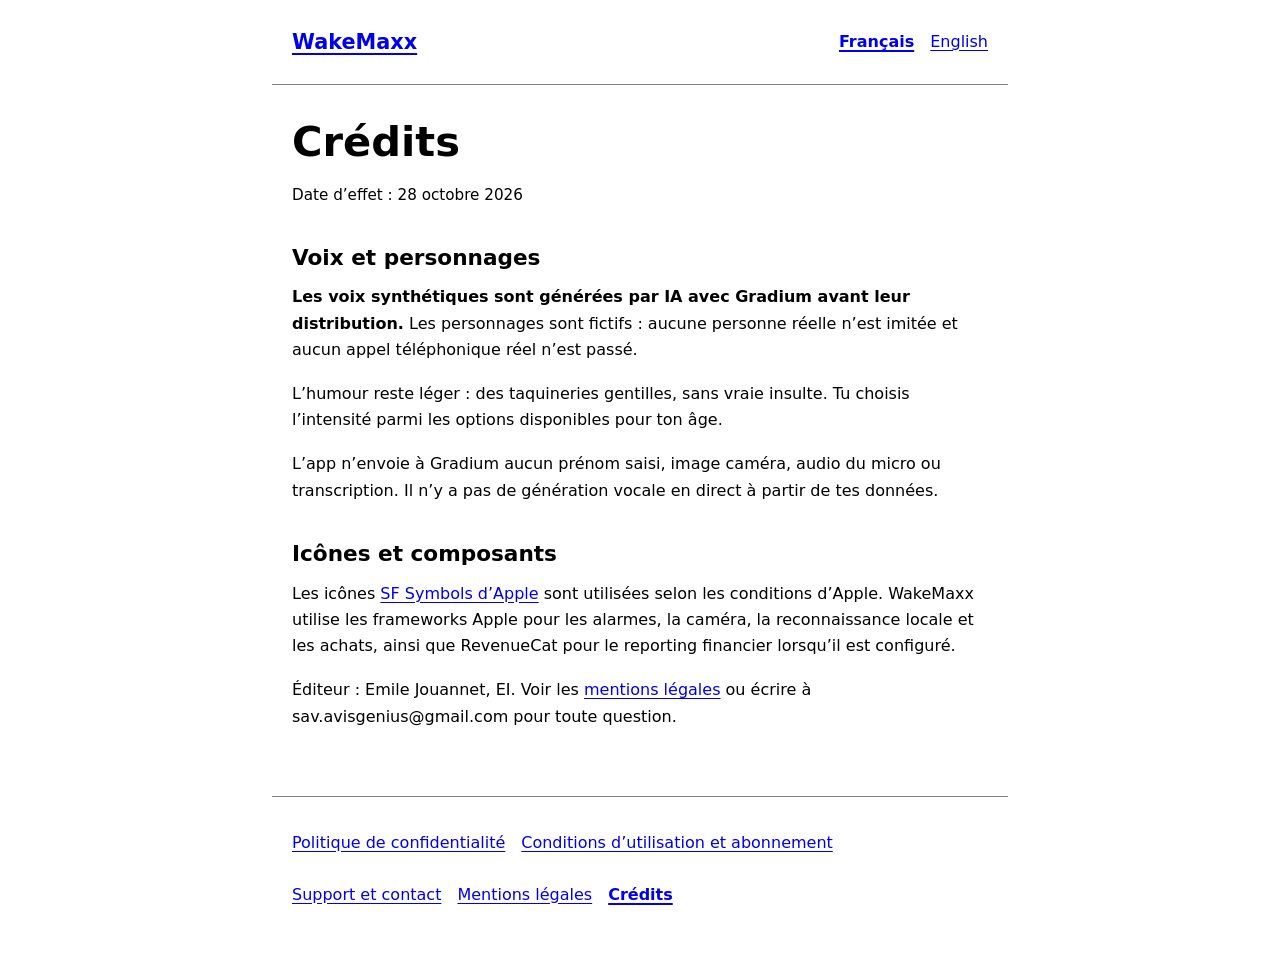
<file: fr/credits.html>
<!doctype html>
<html lang="fr">
<head>
<meta charset="utf-8">
<meta name="viewport" content="width=device-width, initial-scale=1">
<meta name="color-scheme" content="light dark">
<meta name="referrer" content="no-referrer">
<meta http-equiv="Content-Security-Policy" content="default-src 'none'; style-src 'self'; base-uri 'none'; form-action 'none'">
<title>Crédits · WakeMaxx</title>
<link rel="stylesheet" href="../styles.css">
<link rel="alternate" hreflang="en" href="../en/credits.html">
</head>
<body>
<a class="skip" href="#content">Aller au contenu</a>
<header><a class="brand" href="index.html">WakeMaxx</a><nav aria-label="Langue"><a href="../fr/credits.html" lang="fr" hreflang="fr" aria-current="true">Français</a> <a href="../en/credits.html" lang="en" hreflang="en">English</a></nav></header>
<main id="content">
<h1>Crédits</h1>
<p class="effective">Date d’effet : 28 octobre 2026</p>
<h2>Voix et personnages</h2>
<p><strong>Les voix synthétiques sont générées par IA avec Gradium avant leur distribution.</strong> Les personnages sont fictifs : aucune personne réelle n’est imitée et aucun appel téléphonique réel n’est passé.</p>
<p>L’humour reste léger : des taquineries gentilles, sans vraie insulte. Tu choisis l’intensité parmi les options disponibles pour ton âge.</p>
<p>L’app n’envoie à Gradium aucun prénom saisi, image caméra, audio du micro ou transcription. Il n’y a pas de génération vocale en direct à partir de tes données.</p>
<h2>Icônes et composants</h2>
<p>Les icônes <a href="https://developer.apple.com/sf-symbols/">SF Symbols d’Apple</a> sont utilisées selon les conditions d’Apple. WakeMaxx utilise les frameworks Apple pour les alarmes, la caméra, la reconnaissance locale et les achats, ainsi que RevenueCat pour le reporting financier lorsqu’il est configuré.</p>
<p>Éditeur : Emile Jouannet, EI. Voir les <a href="legal.html">mentions légales</a> ou écrire à sav.avisgenius@gmail.com pour toute question.</p>
</main>
<footer><nav aria-label="Informations">
<a href="privacy.html">Politique de confidentialité</a>
<a href="terms.html">Conditions d’utilisation et abonnement</a>
<a href="support.html">Support et contact</a>
<a href="legal.html">Mentions légales</a>
<a href="credits.html" aria-current="page">Crédits</a>
</nav></footer>
</body>
</html>
</file>
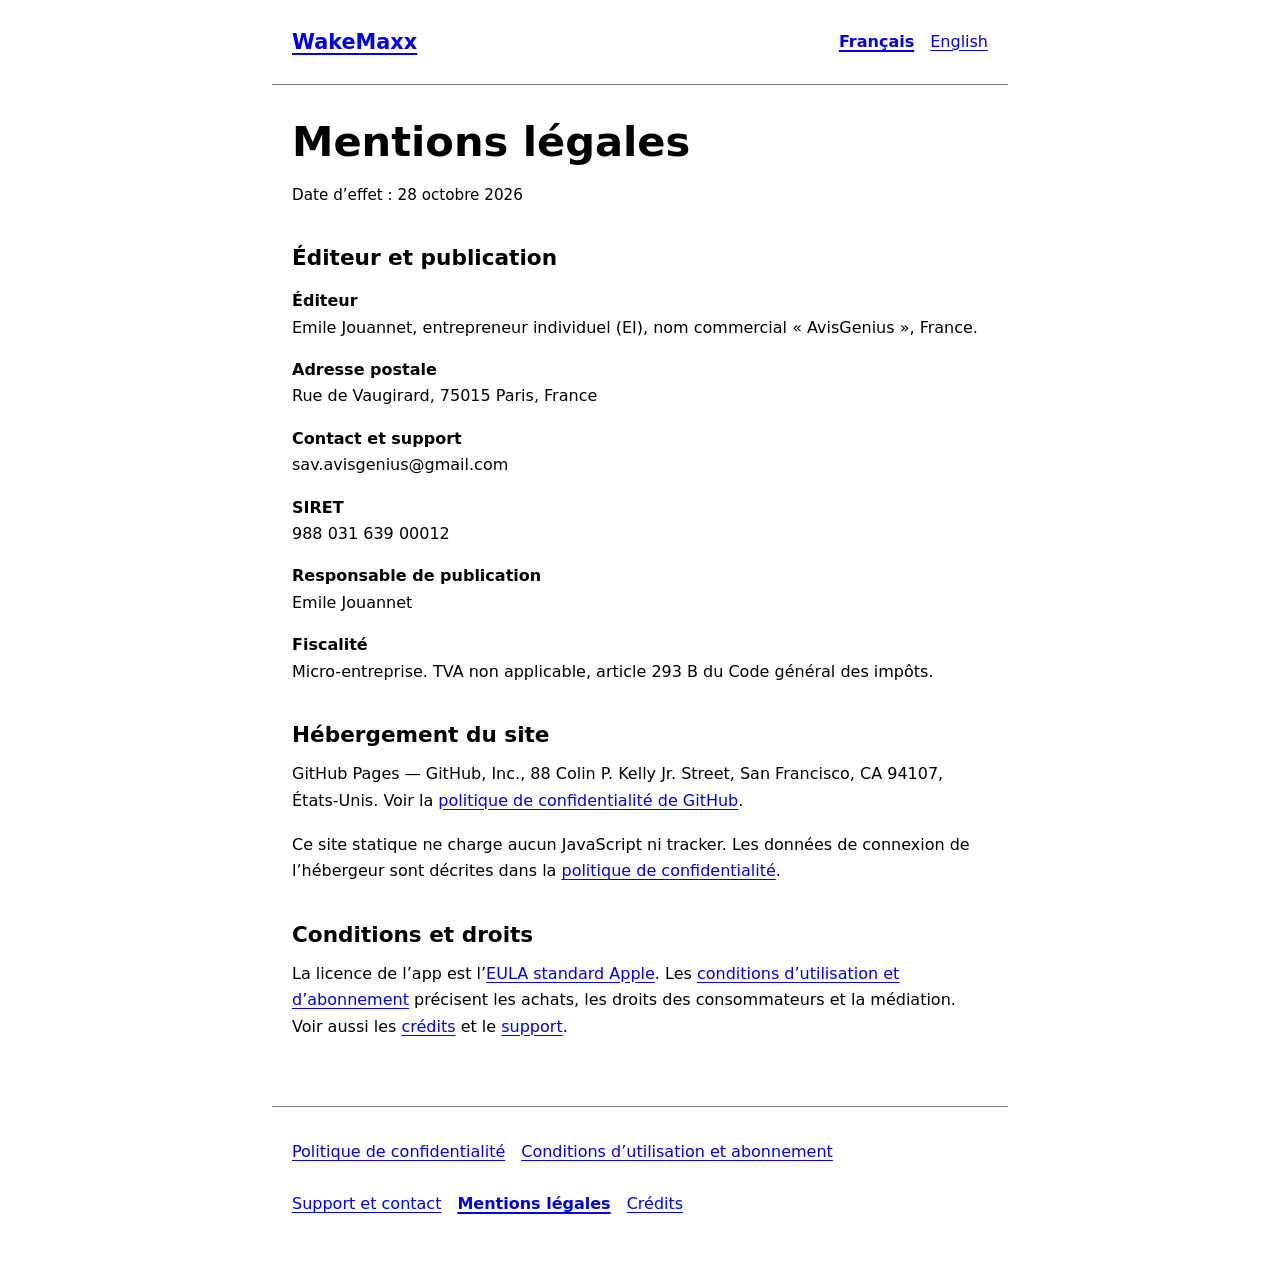
<file: fr/legal.html>
<!doctype html>
<html lang="fr">
<head>
<meta charset="utf-8">
<meta name="viewport" content="width=device-width, initial-scale=1">
<meta name="color-scheme" content="light dark">
<meta name="referrer" content="no-referrer">
<meta http-equiv="Content-Security-Policy" content="default-src 'none'; style-src 'self'; base-uri 'none'; form-action 'none'">
<title>Mentions légales · WakeMaxx</title>
<link rel="stylesheet" href="../styles.css">
<link rel="alternate" hreflang="en" href="../en/legal.html">
</head>
<body>
<a class="skip" href="#content">Aller au contenu</a>
<header><a class="brand" href="index.html">WakeMaxx</a><nav aria-label="Langue"><a href="../fr/legal.html" lang="fr" hreflang="fr" aria-current="true">Français</a> <a href="../en/legal.html" lang="en" hreflang="en">English</a></nav></header>
<main id="content">
<h1>Mentions légales</h1>
<p class="effective">Date d’effet : 28 octobre 2026</p>
<h2>Éditeur et publication</h2>
<dl>
<dt>Éditeur</dt><dd>Emile Jouannet, entrepreneur individuel (EI), nom commercial « AvisGenius », France.</dd>
<dt>Adresse postale</dt><dd>Rue de Vaugirard, 75015 Paris, France</dd>
<dt>Contact et support</dt><dd>sav.avisgenius@gmail.com</dd>
<dt>SIRET</dt><dd>988 031 639 00012</dd>
<dt>Responsable de publication</dt><dd>Emile Jouannet</dd>
<dt>Fiscalité</dt><dd>Micro-entreprise. TVA non applicable, article 293 B du Code général des impôts.</dd>
</dl>
<h2>Hébergement du site</h2>
<p>GitHub Pages — GitHub, Inc., 88 Colin P. Kelly Jr. Street, San Francisco, CA 94107, États-Unis. Voir la <a href="https://docs.github.com/en/site-policy/privacy-policies/github-general-privacy-statement">politique de confidentialité de GitHub</a>.</p>
<p>Ce site statique ne charge aucun JavaScript ni tracker. Les données de connexion de l’hébergeur sont décrites dans la <a href="privacy.html">politique de confidentialité</a>.</p>
<h2>Conditions et droits</h2>
<p>La licence de l’app est l’<a href="https://www.apple.com/legal/internet-services/itunes/dev/stdeula/">EULA standard Apple</a>. Les <a href="terms.html">conditions d’utilisation et d’abonnement</a> précisent les achats, les droits des consommateurs et la médiation. Voir aussi les <a href="credits.html">crédits</a> et le <a href="support.html">support</a>.</p>
</main>
<footer><nav aria-label="Informations">
<a href="privacy.html">Politique de confidentialité</a>
<a href="terms.html">Conditions d’utilisation et abonnement</a>
<a href="support.html">Support et contact</a>
<a href="legal.html" aria-current="page">Mentions légales</a>
<a href="credits.html">Crédits</a>
</nav></footer>
</body>
</html>
</file>
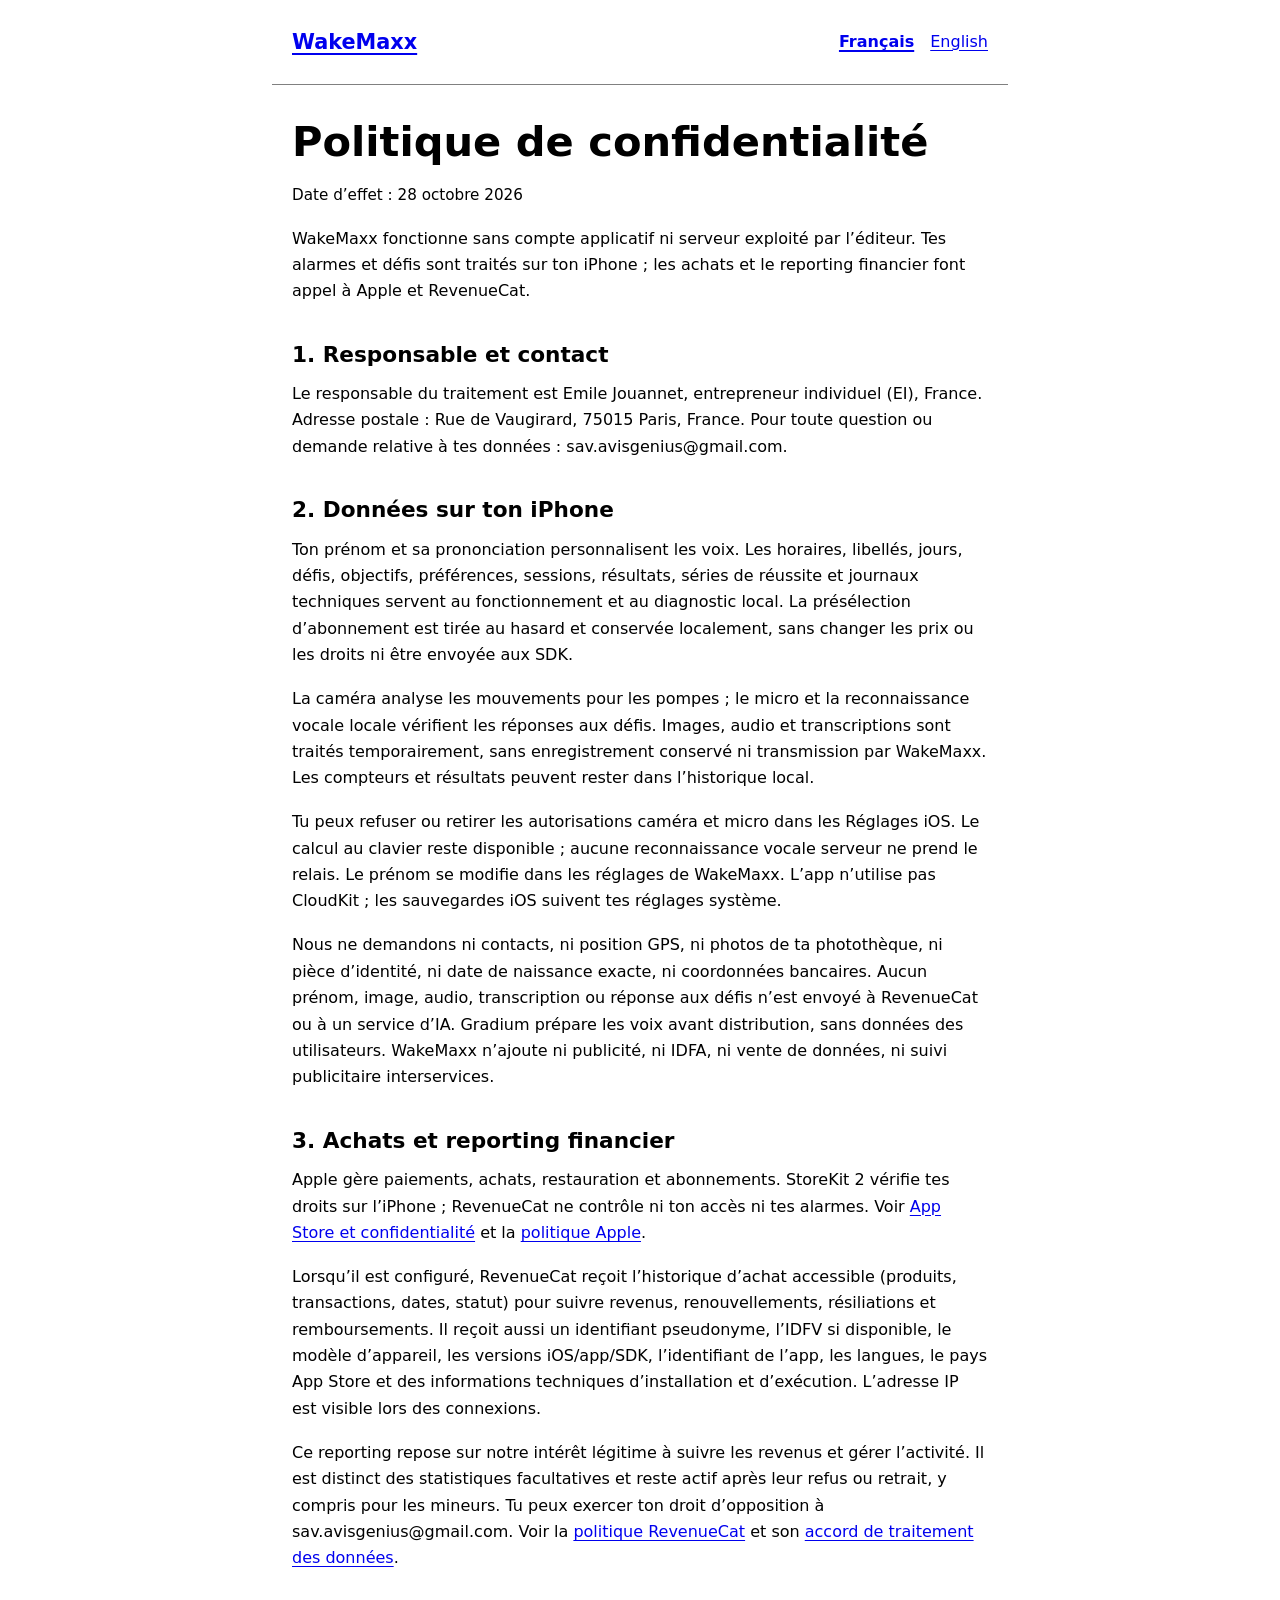
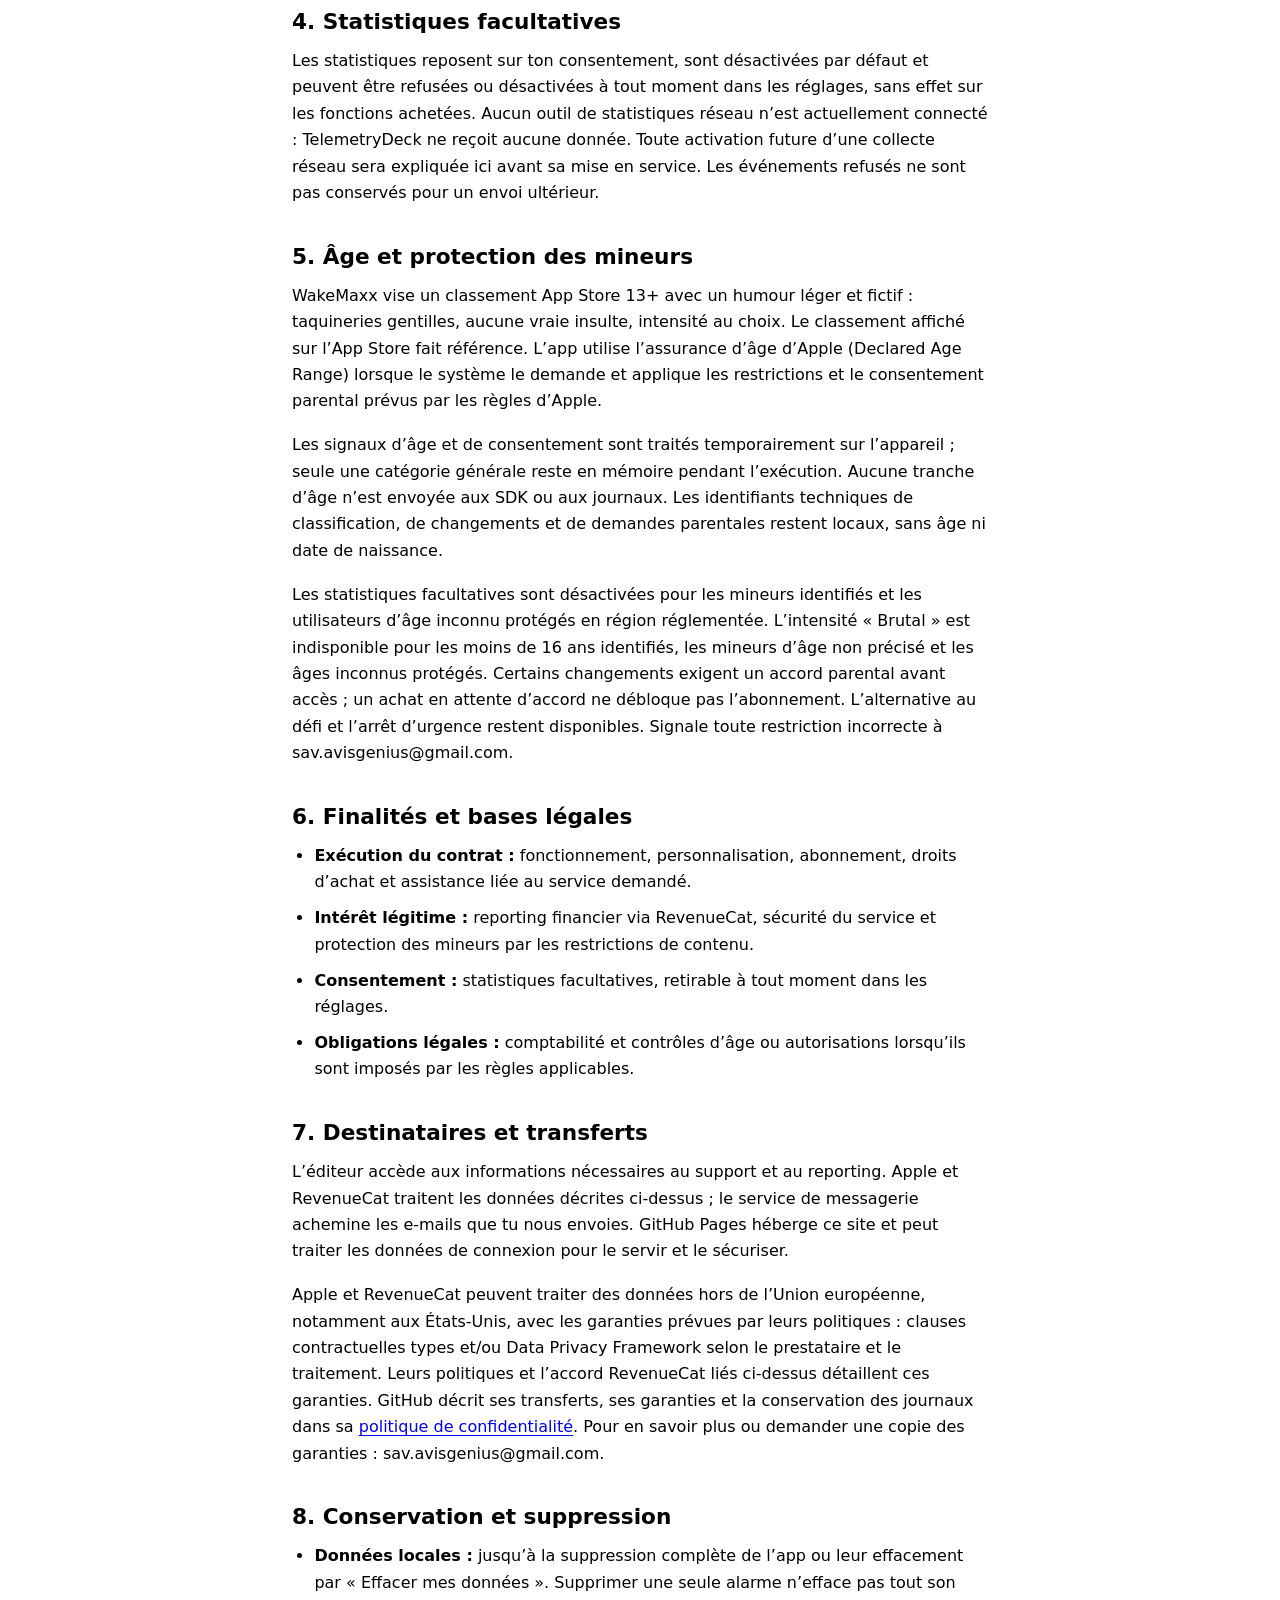
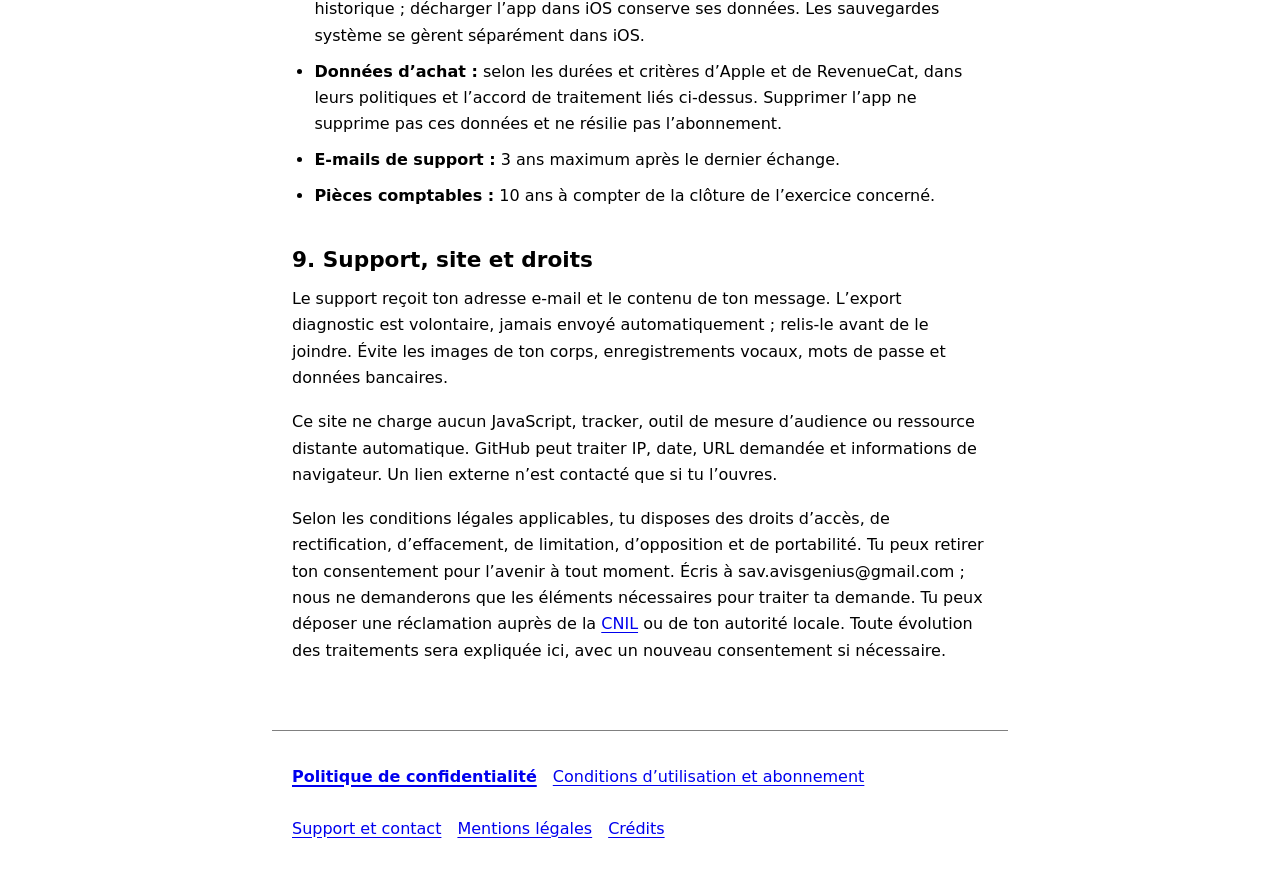
<file: fr/privacy.html>
<!doctype html>
<html lang="fr">
<head>
<meta charset="utf-8">
<meta name="viewport" content="width=device-width, initial-scale=1">
<meta name="color-scheme" content="light dark">
<meta name="referrer" content="no-referrer">
<meta http-equiv="Content-Security-Policy" content="default-src 'none'; style-src 'self'; base-uri 'none'; form-action 'none'">
<title>Politique de confidentialité · WakeMaxx</title>
<link rel="stylesheet" href="../styles.css">
<link rel="alternate" hreflang="en" href="../en/privacy.html">
</head>
<body>
<a class="skip" href="#content">Aller au contenu</a>
<header><a class="brand" href="index.html">WakeMaxx</a><nav aria-label="Langue"><a href="../fr/privacy.html" lang="fr" hreflang="fr" aria-current="true">Français</a> <a href="../en/privacy.html" lang="en" hreflang="en">English</a></nav></header>
<main id="content">
<h1>Politique de confidentialité</h1>
<p class="effective">Date d’effet : 28 octobre 2026</p>
<p>WakeMaxx fonctionne sans compte applicatif ni serveur exploité par l’éditeur. Tes alarmes et défis sont traités sur ton iPhone ; les achats et le reporting financier font appel à Apple et RevenueCat.</p>
<h2>1. Responsable et contact</h2>
<p>Le responsable du traitement est Emile Jouannet, entrepreneur individuel (EI), France. Adresse postale : Rue de Vaugirard, 75015 Paris, France. Pour toute question ou demande relative à tes données : sav.avisgenius@gmail.com.</p>
<h2>2. Données sur ton iPhone</h2>
<p>Ton prénom et sa prononciation personnalisent les voix. Les horaires, libellés, jours, défis, objectifs, préférences, sessions, résultats, séries de réussite et journaux techniques servent au fonctionnement et au diagnostic local. La présélection d’abonnement est tirée au hasard et conservée localement, sans changer les prix ou les droits ni être envoyée aux SDK.</p>
<p>La caméra analyse les mouvements pour les pompes ; le micro et la reconnaissance vocale locale vérifient les réponses aux défis. Images, audio et transcriptions sont traités temporairement, sans enregistrement conservé ni transmission par WakeMaxx. Les compteurs et résultats peuvent rester dans l’historique local.</p>
<p>Tu peux refuser ou retirer les autorisations caméra et micro dans les Réglages iOS. Le calcul au clavier reste disponible ; aucune reconnaissance vocale serveur ne prend le relais. Le prénom se modifie dans les réglages de WakeMaxx. L’app n’utilise pas CloudKit ; les sauvegardes iOS suivent tes réglages système.</p>
<p>Nous ne demandons ni contacts, ni position GPS, ni photos de ta photothèque, ni pièce d’identité, ni date de naissance exacte, ni coordonnées bancaires. Aucun prénom, image, audio, transcription ou réponse aux défis n’est envoyé à RevenueCat ou à un service d’IA. Gradium prépare les voix avant distribution, sans données des utilisateurs. WakeMaxx n’ajoute ni publicité, ni IDFA, ni vente de données, ni suivi publicitaire interservices.</p>
<h2>3. Achats et reporting financier</h2>
<p>Apple gère paiements, achats, restauration et abonnements. StoreKit 2 vérifie tes droits sur l’iPhone ; RevenueCat ne contrôle ni ton accès ni tes alarmes. Voir <a href="https://www.apple.com/legal/privacy/data/en/app-store/">App Store et confidentialité</a> et la <a href="https://www.apple.com/legal/privacy/fr-ww/">politique Apple</a>.</p>
<p>Lorsqu’il est configuré, RevenueCat reçoit l’historique d’achat accessible (produits, transactions, dates, statut) pour suivre revenus, renouvellements, résiliations et remboursements. Il reçoit aussi un identifiant pseudonyme, l’IDFV si disponible, le modèle d’appareil, les versions iOS/app/SDK, l’identifiant de l’app, les langues, le pays App Store et des informations techniques d’installation et d’exécution. L’adresse IP est visible lors des connexions.</p>
<p>Ce reporting repose sur notre intérêt légitime à suivre les revenus et gérer l’activité. Il est distinct des statistiques facultatives et reste actif après leur refus ou retrait, y compris pour les mineurs. Tu peux exercer ton droit d’opposition à sav.avisgenius@gmail.com. Voir la <a href="https://www.revenuecat.com/privacy">politique RevenueCat</a> et son <a href="https://www.revenuecat.com/dpa">accord de traitement des données</a>.</p>
<h2>4. Statistiques facultatives</h2>
<p>Les statistiques reposent sur ton consentement, sont désactivées par défaut et peuvent être refusées ou désactivées à tout moment dans les réglages, sans effet sur les fonctions achetées. Aucun outil de statistiques réseau n’est actuellement connecté : TelemetryDeck ne reçoit aucune donnée. Toute activation future d’une collecte réseau sera expliquée ici avant sa mise en service. Les événements refusés ne sont pas conservés pour un envoi ultérieur.</p>
<h2>5. Âge et protection des mineurs</h2>
<p>WakeMaxx vise un classement App Store 13+ avec un humour léger et fictif : taquineries gentilles, aucune vraie insulte, intensité au choix. Le classement affiché sur l’App Store fait référence. L’app utilise l’assurance d’âge d’Apple (Declared Age Range) lorsque le système le demande et applique les restrictions et le consentement parental prévus par les règles d’Apple.</p>
<p>Les signaux d’âge et de consentement sont traités temporairement sur l’appareil ; seule une catégorie générale reste en mémoire pendant l’exécution. Aucune tranche d’âge n’est envoyée aux SDK ou aux journaux. Les identifiants techniques de classification, de changements et de demandes parentales restent locaux, sans âge ni date de naissance.</p>
<p>Les statistiques facultatives sont désactivées pour les mineurs identifiés et les utilisateurs d’âge inconnu protégés en région réglementée. L’intensité « Brutal » est indisponible pour les moins de 16 ans identifiés, les mineurs d’âge non précisé et les âges inconnus protégés. Certains changements exigent un accord parental avant accès ; un achat en attente d’accord ne débloque pas l’abonnement. L’alternative au défi et l’arrêt d’urgence restent disponibles. Signale toute restriction incorrecte à sav.avisgenius@gmail.com.</p>
<h2>6. Finalités et bases légales</h2>
<ul>
<li><strong>Exécution du contrat :</strong> fonctionnement, personnalisation, abonnement, droits d’achat et assistance liée au service demandé.</li>
<li><strong>Intérêt légitime :</strong> reporting financier via RevenueCat, sécurité du service et protection des mineurs par les restrictions de contenu.</li>
<li><strong>Consentement :</strong> statistiques facultatives, retirable à tout moment dans les réglages.</li>
<li><strong>Obligations légales :</strong> comptabilité et contrôles d’âge ou autorisations lorsqu’ils sont imposés par les règles applicables.</li>
</ul>
<h2>7. Destinataires et transferts</h2>
<p>L’éditeur accède aux informations nécessaires au support et au reporting. Apple et RevenueCat traitent les données décrites ci-dessus ; le service de messagerie achemine les e-mails que tu nous envoies. GitHub Pages héberge ce site et peut traiter les données de connexion pour le servir et le sécuriser.</p>
<p>Apple et RevenueCat peuvent traiter des données hors de l’Union européenne, notamment aux États-Unis, avec les garanties prévues par leurs politiques : clauses contractuelles types et/ou Data Privacy Framework selon le prestataire et le traitement. Leurs politiques et l’accord RevenueCat liés ci-dessus détaillent ces garanties. GitHub décrit ses transferts, ses garanties et la conservation des journaux dans sa <a href="https://docs.github.com/en/site-policy/privacy-policies/github-general-privacy-statement">politique de confidentialité</a>. Pour en savoir plus ou demander une copie des garanties : sav.avisgenius@gmail.com.</p>
<h2>8. Conservation et suppression</h2>
<ul>
<li><strong>Données locales :</strong> jusqu’à la suppression complète de l’app ou leur effacement par « Effacer mes données ». Supprimer une seule alarme n’efface pas tout son historique ; décharger l’app dans iOS conserve ses données. Les sauvegardes système se gèrent séparément dans iOS.</li>
<li><strong>Données d’achat :</strong> selon les durées et critères d’Apple et de RevenueCat, dans leurs politiques et l’accord de traitement liés ci-dessus. Supprimer l’app ne supprime pas ces données et ne résilie pas l’abonnement.</li>
<li><strong>E-mails de support :</strong> 3 ans maximum après le dernier échange.</li>
<li><strong>Pièces comptables :</strong> 10 ans à compter de la clôture de l’exercice concerné.</li>
</ul>
<h2>9. Support, site et droits</h2>
<p>Le support reçoit ton adresse e-mail et le contenu de ton message. L’export diagnostic est volontaire, jamais envoyé automatiquement ; relis-le avant de le joindre. Évite les images de ton corps, enregistrements vocaux, mots de passe et données bancaires.</p>
<p>Ce site ne charge aucun JavaScript, tracker, outil de mesure d’audience ou ressource distante automatique. GitHub peut traiter IP, date, URL demandée et informations de navigateur. Un lien externe n’est contacté que si tu l’ouvres.</p>
<p>Selon les conditions légales applicables, tu disposes des droits d’accès, de rectification, d’effacement, de limitation, d’opposition et de portabilité. Tu peux retirer ton consentement pour l’avenir à tout moment. Écris à sav.avisgenius@gmail.com ; nous ne demanderons que les éléments nécessaires pour traiter ta demande. Tu peux déposer une réclamation auprès de la <a href="https://www.cnil.fr/fr/adresser-une-plainte">CNIL</a> ou de ton autorité locale. Toute évolution des traitements sera expliquée ici, avec un nouveau consentement si nécessaire.</p>
</main>
<footer><nav aria-label="Informations">
<a href="privacy.html" aria-current="page">Politique de confidentialité</a>
<a href="terms.html">Conditions d’utilisation et abonnement</a>
<a href="support.html">Support et contact</a>
<a href="legal.html">Mentions légales</a>
<a href="credits.html">Crédits</a>
</nav></footer>
</body>
</html>
</file>
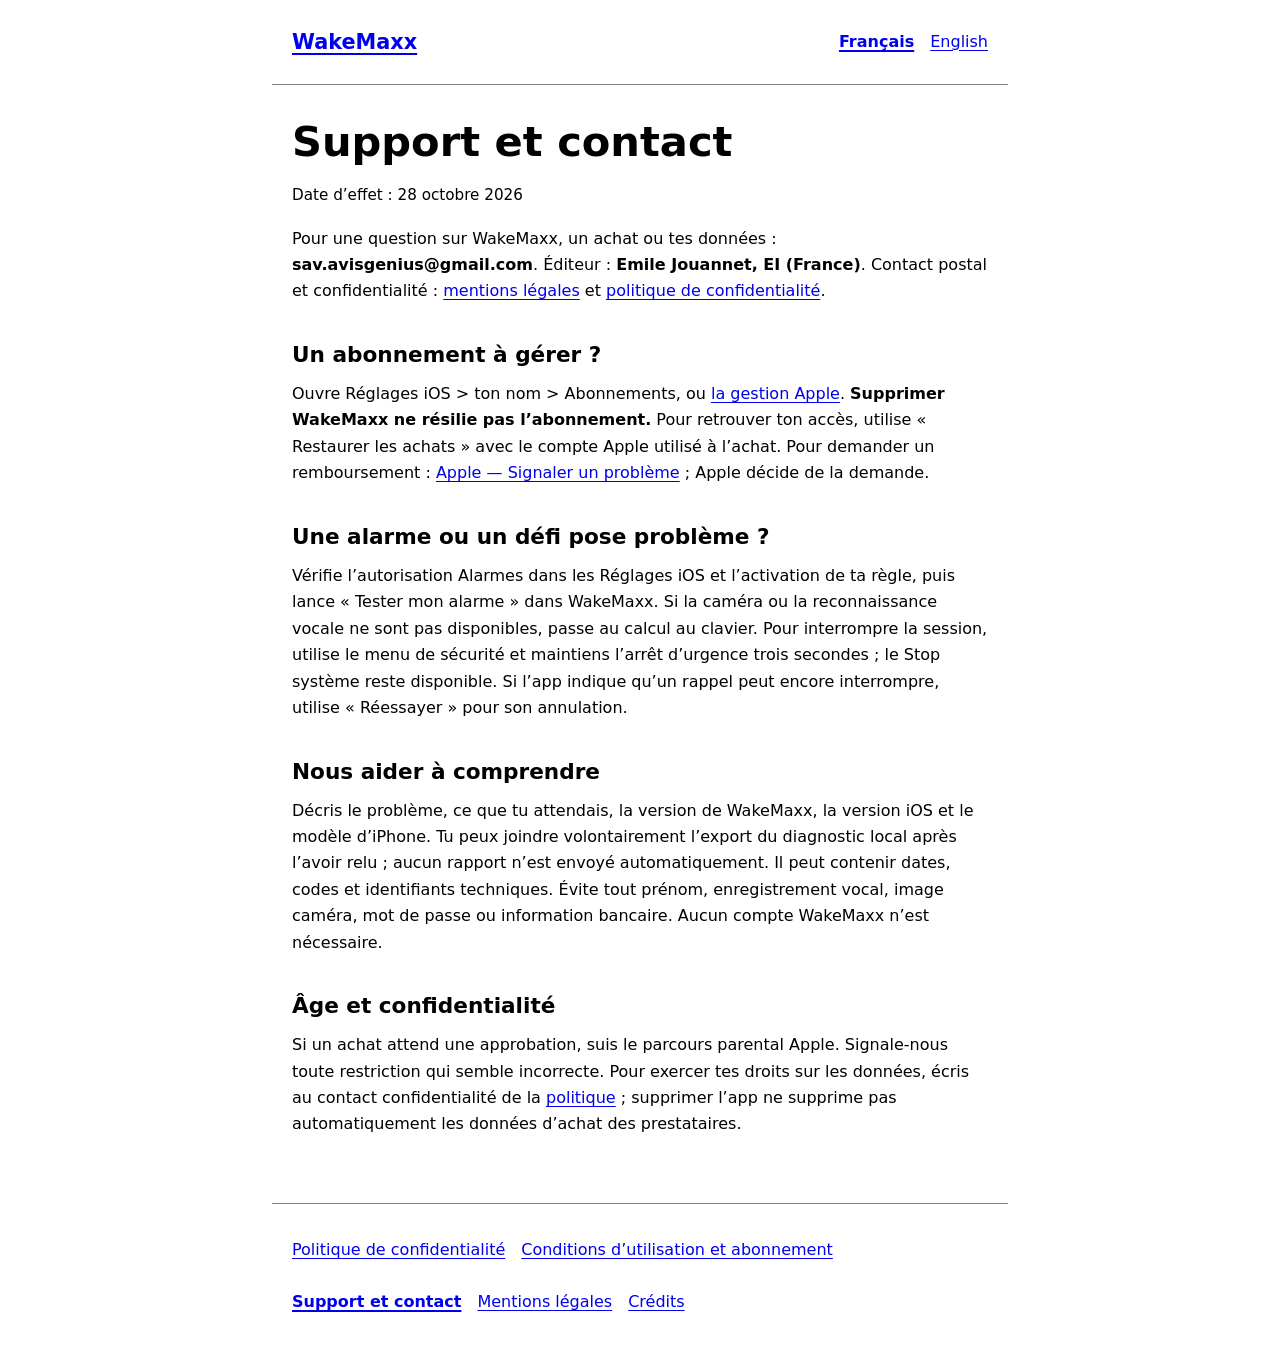
<file: fr/support.html>
<!doctype html>
<html lang="fr">
<head>
<meta charset="utf-8">
<meta name="viewport" content="width=device-width, initial-scale=1">
<meta name="color-scheme" content="light dark">
<meta name="referrer" content="no-referrer">
<meta http-equiv="Content-Security-Policy" content="default-src 'none'; style-src 'self'; base-uri 'none'; form-action 'none'">
<title>Support et contact · WakeMaxx</title>
<link rel="stylesheet" href="../styles.css">
<link rel="alternate" hreflang="en" href="../en/support.html">
</head>
<body>
<a class="skip" href="#content">Aller au contenu</a>
<header><a class="brand" href="index.html">WakeMaxx</a><nav aria-label="Langue"><a href="../fr/support.html" lang="fr" hreflang="fr" aria-current="true">Français</a> <a href="../en/support.html" lang="en" hreflang="en">English</a></nav></header>
<main id="content">
<h1>Support et contact</h1>
<p class="effective">Date d’effet : 28 octobre 2026</p>
<p>Pour une question sur WakeMaxx, un achat ou tes données : <strong>sav.avisgenius@gmail.com</strong>. Éditeur : <strong>Emile Jouannet, EI (France)</strong>. Contact postal et confidentialité : <a href="legal.html">mentions légales</a> et <a href="privacy.html">politique de confidentialité</a>.</p>
<h2>Un abonnement à gérer ?</h2>
<p>Ouvre Réglages iOS &gt; ton nom &gt; Abonnements, ou <a href="https://apps.apple.com/account/subscriptions">la gestion Apple</a>. <strong>Supprimer WakeMaxx ne résilie pas l’abonnement.</strong> Pour retrouver ton accès, utilise « Restaurer les achats » avec le compte Apple utilisé à l’achat. Pour demander un remboursement : <a href="https://reportaproblem.apple.com/">Apple — Signaler un problème</a> ; Apple décide de la demande.</p>
<h2>Une alarme ou un défi pose problème ?</h2>
<p>Vérifie l’autorisation Alarmes dans les Réglages iOS et l’activation de ta règle, puis lance « Tester mon alarme » dans WakeMaxx. Si la caméra ou la reconnaissance vocale ne sont pas disponibles, passe au calcul au clavier. Pour interrompre la session, utilise le menu de sécurité et maintiens l’arrêt d’urgence trois secondes ; le Stop système reste disponible. Si l’app indique qu’un rappel peut encore interrompre, utilise « Réessayer » pour son annulation.</p>
<h2>Nous aider à comprendre</h2>
<p>Décris le problème, ce que tu attendais, la version de WakeMaxx, la version iOS et le modèle d’iPhone. Tu peux joindre volontairement l’export du diagnostic local après l’avoir relu ; aucun rapport n’est envoyé automatiquement. Il peut contenir dates, codes et identifiants techniques. Évite tout prénom, enregistrement vocal, image caméra, mot de passe ou information bancaire. Aucun compte WakeMaxx n’est nécessaire.</p>
<h2>Âge et confidentialité</h2>
<p>Si un achat attend une approbation, suis le parcours parental Apple. Signale-nous toute restriction qui semble incorrecte. Pour exercer tes droits sur les données, écris au contact confidentialité de la <a href="privacy.html">politique</a> ; supprimer l’app ne supprime pas automatiquement les données d’achat des prestataires.</p>
</main>
<footer><nav aria-label="Informations">
<a href="privacy.html">Politique de confidentialité</a>
<a href="terms.html">Conditions d’utilisation et abonnement</a>
<a href="support.html" aria-current="page">Support et contact</a>
<a href="legal.html">Mentions légales</a>
<a href="credits.html">Crédits</a>
</nav></footer>
</body>
</html>
</file>
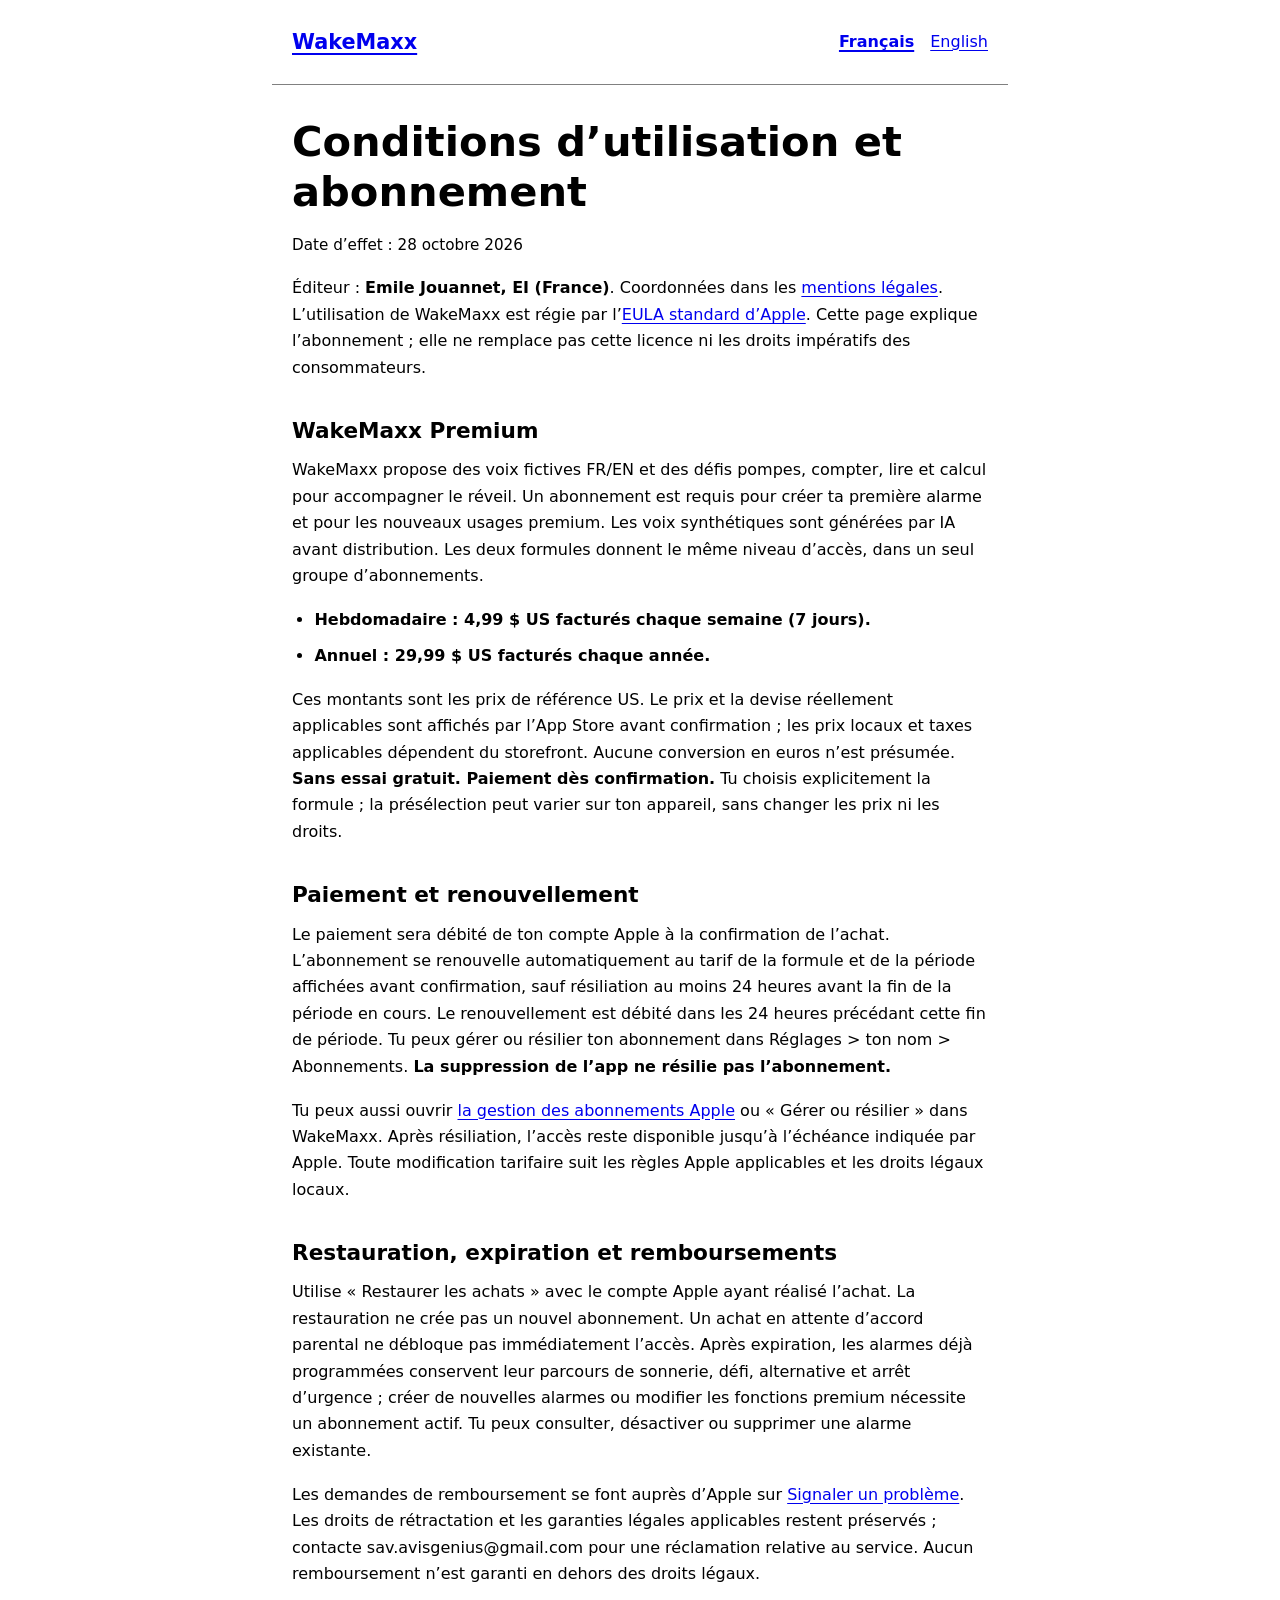
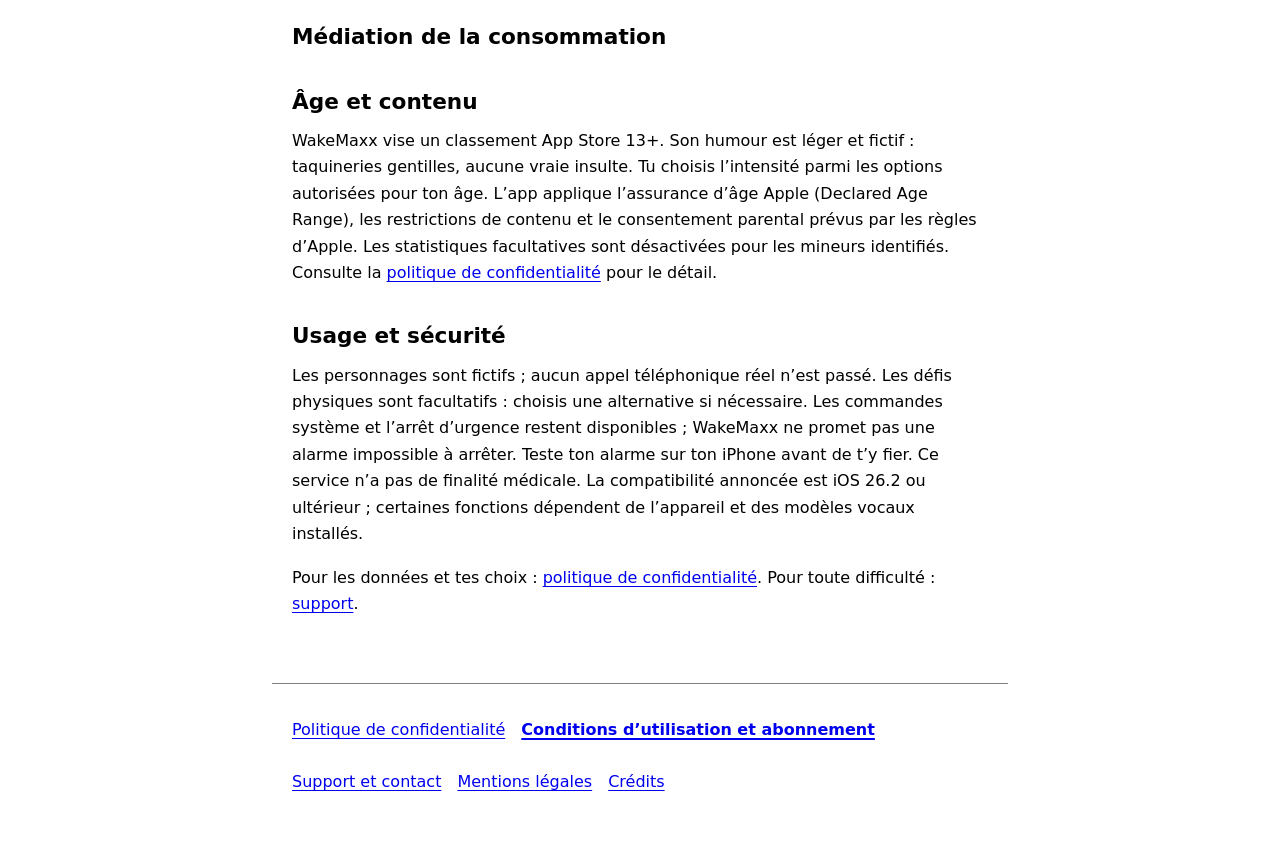
<file: fr/terms.html>
<!doctype html>
<html lang="fr">
<head>
<meta charset="utf-8">
<meta name="viewport" content="width=device-width, initial-scale=1">
<meta name="color-scheme" content="light dark">
<meta name="referrer" content="no-referrer">
<meta http-equiv="Content-Security-Policy" content="default-src 'none'; style-src 'self'; base-uri 'none'; form-action 'none'">
<title>Conditions d’utilisation et abonnement · WakeMaxx</title>
<link rel="stylesheet" href="../styles.css">
<link rel="alternate" hreflang="en" href="../en/terms.html">
</head>
<body>
<a class="skip" href="#content">Aller au contenu</a>
<header><a class="brand" href="index.html">WakeMaxx</a><nav aria-label="Langue"><a href="../fr/terms.html" lang="fr" hreflang="fr" aria-current="true">Français</a> <a href="../en/terms.html" lang="en" hreflang="en">English</a></nav></header>
<main id="content">
<h1>Conditions d’utilisation et abonnement</h1>
<p class="effective">Date d’effet : 28 octobre 2026</p>
<p>Éditeur : <strong>Emile Jouannet, EI (France)</strong>. Coordonnées dans les <a href="legal.html">mentions légales</a>. L’utilisation de WakeMaxx est régie par l’<a href="https://www.apple.com/legal/internet-services/itunes/dev/stdeula/">EULA standard d’Apple</a>. Cette page explique l’abonnement ; elle ne remplace pas cette licence ni les droits impératifs des consommateurs.</p>
<h2>WakeMaxx Premium</h2>
<p>WakeMaxx propose des voix fictives FR/EN et des défis pompes, compter, lire et calcul pour accompagner le réveil. Un abonnement est requis pour créer ta première alarme et pour les nouveaux usages premium. Les voix synthétiques sont générées par IA avant distribution. Les deux formules donnent le même niveau d’accès, dans un seul groupe d’abonnements.</p>
<ul><li><strong>Hebdomadaire : 4,99 $ US facturés chaque semaine (7 jours).</strong></li><li><strong>Annuel : 29,99 $ US facturés chaque année.</strong></li></ul>
<p>Ces montants sont les prix de référence US. Le prix et la devise réellement applicables sont affichés par l’App Store avant confirmation ; les prix locaux et taxes applicables dépendent du storefront. Aucune conversion en euros n’est présumée. <strong>Sans essai gratuit. Paiement dès confirmation.</strong> Tu choisis explicitement la formule ; la présélection peut varier sur ton appareil, sans changer les prix ni les droits.</p>
<h2>Paiement et renouvellement</h2>
<p>Le paiement sera débité de ton compte Apple à la confirmation de l’achat. L’abonnement se renouvelle automatiquement au tarif de la formule et de la période affichées avant confirmation, sauf résiliation au moins 24 heures avant la fin de la période en cours. Le renouvellement est débité dans les 24 heures précédant cette fin de période. Tu peux gérer ou résilier ton abonnement dans Réglages &gt; ton nom &gt; Abonnements. <strong>La suppression de l’app ne résilie pas l’abonnement.</strong></p>
<p>Tu peux aussi ouvrir <a href="https://apps.apple.com/account/subscriptions">la gestion des abonnements Apple</a> ou « Gérer ou résilier » dans WakeMaxx. Après résiliation, l’accès reste disponible jusqu’à l’échéance indiquée par Apple. Toute modification tarifaire suit les règles Apple applicables et les droits légaux locaux.</p>
<h2>Restauration, expiration et remboursements</h2>
<p>Utilise « Restaurer les achats » avec le compte Apple ayant réalisé l’achat. La restauration ne crée pas un nouvel abonnement. Un achat en attente d’accord parental ne débloque pas immédiatement l’accès. Après expiration, les alarmes déjà programmées conservent leur parcours de sonnerie, défi, alternative et arrêt d’urgence ; créer de nouvelles alarmes ou modifier les fonctions premium nécessite un abonnement actif. Tu peux consulter, désactiver ou supprimer une alarme existante.</p>
<p>Les demandes de remboursement se font auprès d’Apple sur <a href="https://reportaproblem.apple.com/">Signaler un problème</a>. Les droits de rétractation et les garanties légales applicables restent préservés ; contacte sav.avisgenius@gmail.com pour une réclamation relative au service. Aucun remboursement n’est garanti en dehors des droits légaux.</p>
<h2>Médiation de la consommation</h2>
<h2>Âge et contenu</h2>
<p>WakeMaxx vise un classement App Store 13+. Son humour est léger et fictif : taquineries gentilles, aucune vraie insulte. Tu choisis l’intensité parmi les options autorisées pour ton âge. L’app applique l’assurance d’âge Apple (Declared Age Range), les restrictions de contenu et le consentement parental prévus par les règles d’Apple. Les statistiques facultatives sont désactivées pour les mineurs identifiés. Consulte la <a href="privacy.html">politique de confidentialité</a> pour le détail.</p>
<h2>Usage et sécurité</h2>
<p>Les personnages sont fictifs ; aucun appel téléphonique réel n’est passé. Les défis physiques sont facultatifs : choisis une alternative si nécessaire. Les commandes système et l’arrêt d’urgence restent disponibles ; WakeMaxx ne promet pas une alarme impossible à arrêter. Teste ton alarme sur ton iPhone avant de t’y fier. Ce service n’a pas de finalité médicale. La compatibilité annoncée est iOS 26.2 ou ultérieur ; certaines fonctions dépendent de l’appareil et des modèles vocaux installés.</p>
<p>Pour les données et tes choix : <a href="privacy.html">politique de confidentialité</a>. Pour toute difficulté : <a href="support.html">support</a>.</p>
</main>
<footer><nav aria-label="Informations">
<a href="privacy.html">Politique de confidentialité</a>
<a href="terms.html" aria-current="page">Conditions d’utilisation et abonnement</a>
<a href="support.html">Support et contact</a>
<a href="legal.html">Mentions légales</a>
<a href="credits.html">Crédits</a>
</nav></footer>
</body>
</html>
</file>
<file: styles.css>
/* System colours follow the browser's light/dark preference. */
:root {
  color-scheme: light dark;
  --page: Canvas;
  --text: CanvasText;
  --link: LinkText;
  --focus: Highlight;
  --line: GrayText;
  --measure: 46rem;
}
* { box-sizing: border-box; }
html { font: 100%/1.65 system-ui, -apple-system, BlinkMacSystemFont, "Segoe UI", sans-serif; }
body { margin: 0; color: var(--text); background: var(--page); overflow-wrap: anywhere; }
header, main, footer { max-width: var(--measure); margin-inline: auto; padding: 1.25rem; }
header { display: flex; flex-wrap: wrap; align-items: center; justify-content: space-between; gap: 1rem; border-bottom: 1px solid var(--line); }
main { padding-block: 2rem 3rem; }
footer { border-top: 1px solid var(--line); padding-block: 1.5rem 2.5rem; }
nav { display: flex; flex-wrap: wrap; gap: .5rem 1rem; }
nav a { display: inline-flex; align-items: center; min-height: 2.75rem; padding-block: .35rem; }
a { color: var(--link); text-underline-offset: .2em; }
a:focus-visible { outline: 3px solid var(--focus); outline-offset: 4px; border-radius: .1rem; }
[aria-current] { font-weight: 750; text-decoration-thickness: .15em; }
.brand { font-weight: 750; font-size: 1.3rem; }
h1 { font-size: clamp(1.8rem, 6vw, 2.6rem); line-height: 1.2; margin-block: 0 1rem; }
h2 { font-size: 1.35rem; line-height: 1.35; margin-block: 2.2rem .75rem; }
p, ul, dl { margin-block: 0 1.1rem; }
ul { padding-inline-start: 1.4rem; }
li { margin-block: .6rem; }
dt { font-weight: 700; margin-block-start: 1rem; }
dd { margin-inline-start: 0; }
.notice { border: 1px solid var(--line); border-inline-start: .3rem solid var(--text); padding: .75rem 1rem; margin-bottom: 1.5rem; }
.effective { font-size: .95rem; }
.skip { position: absolute; inset-inline-start: 1rem; top: -10rem; background: var(--page); padding: .75rem; z-index: 1; }
.skip:focus { top: 1rem; }
@media print {
  header, footer, .skip { display: none; }
  main { max-width: none; padding: 0; }
  h2 { break-after: avoid; }
}
</file>
